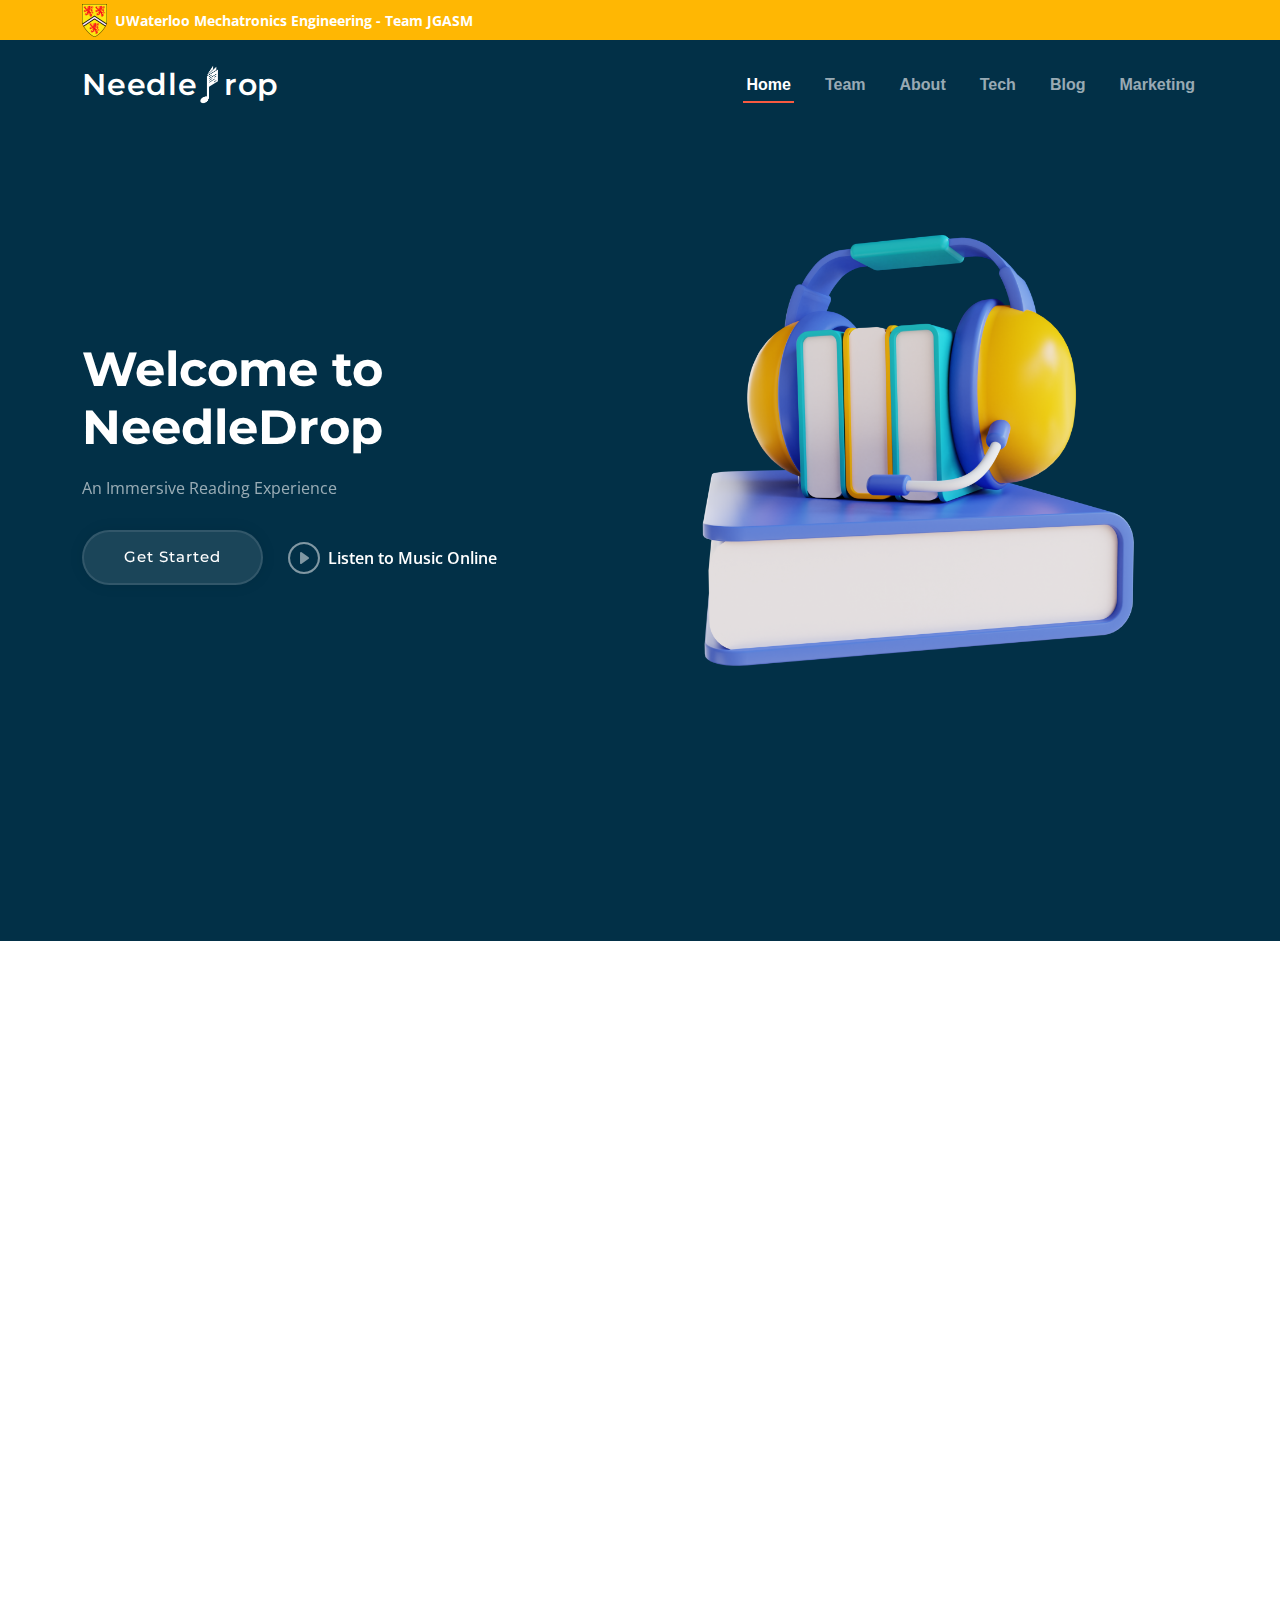
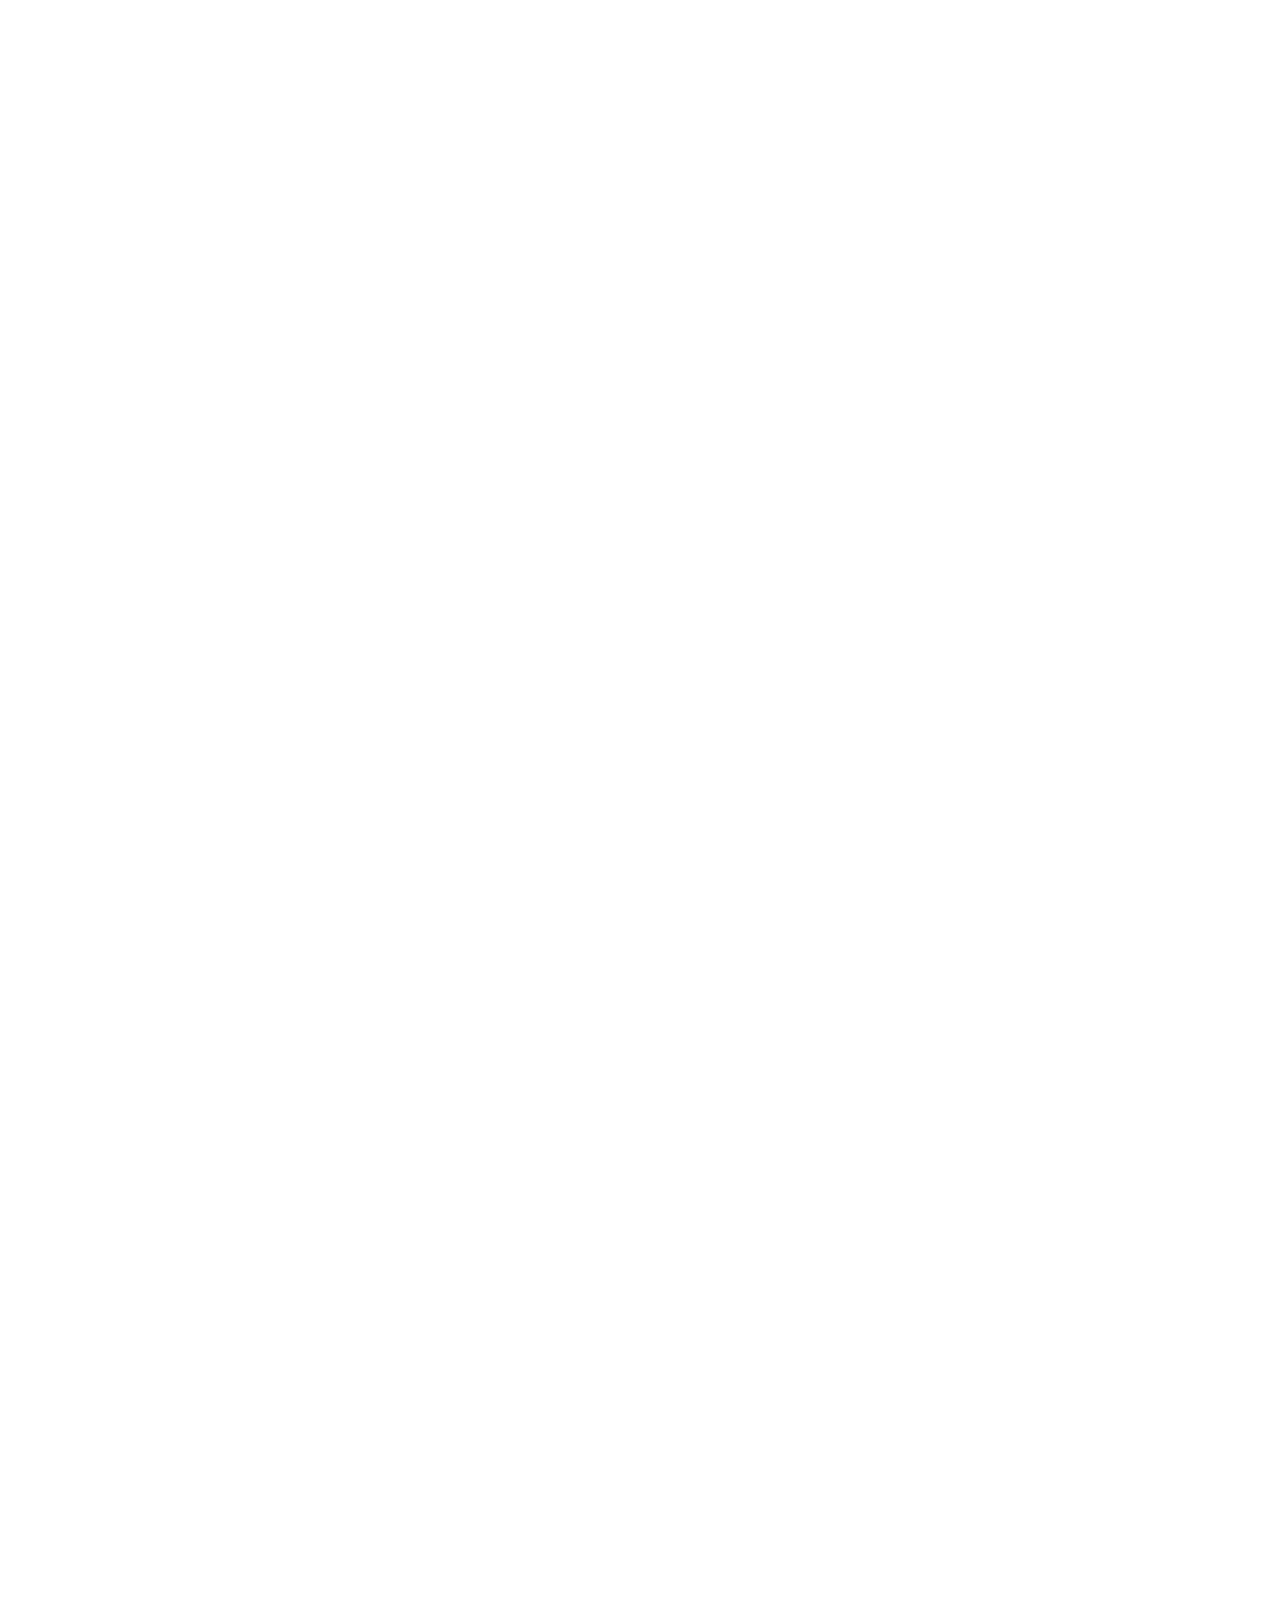
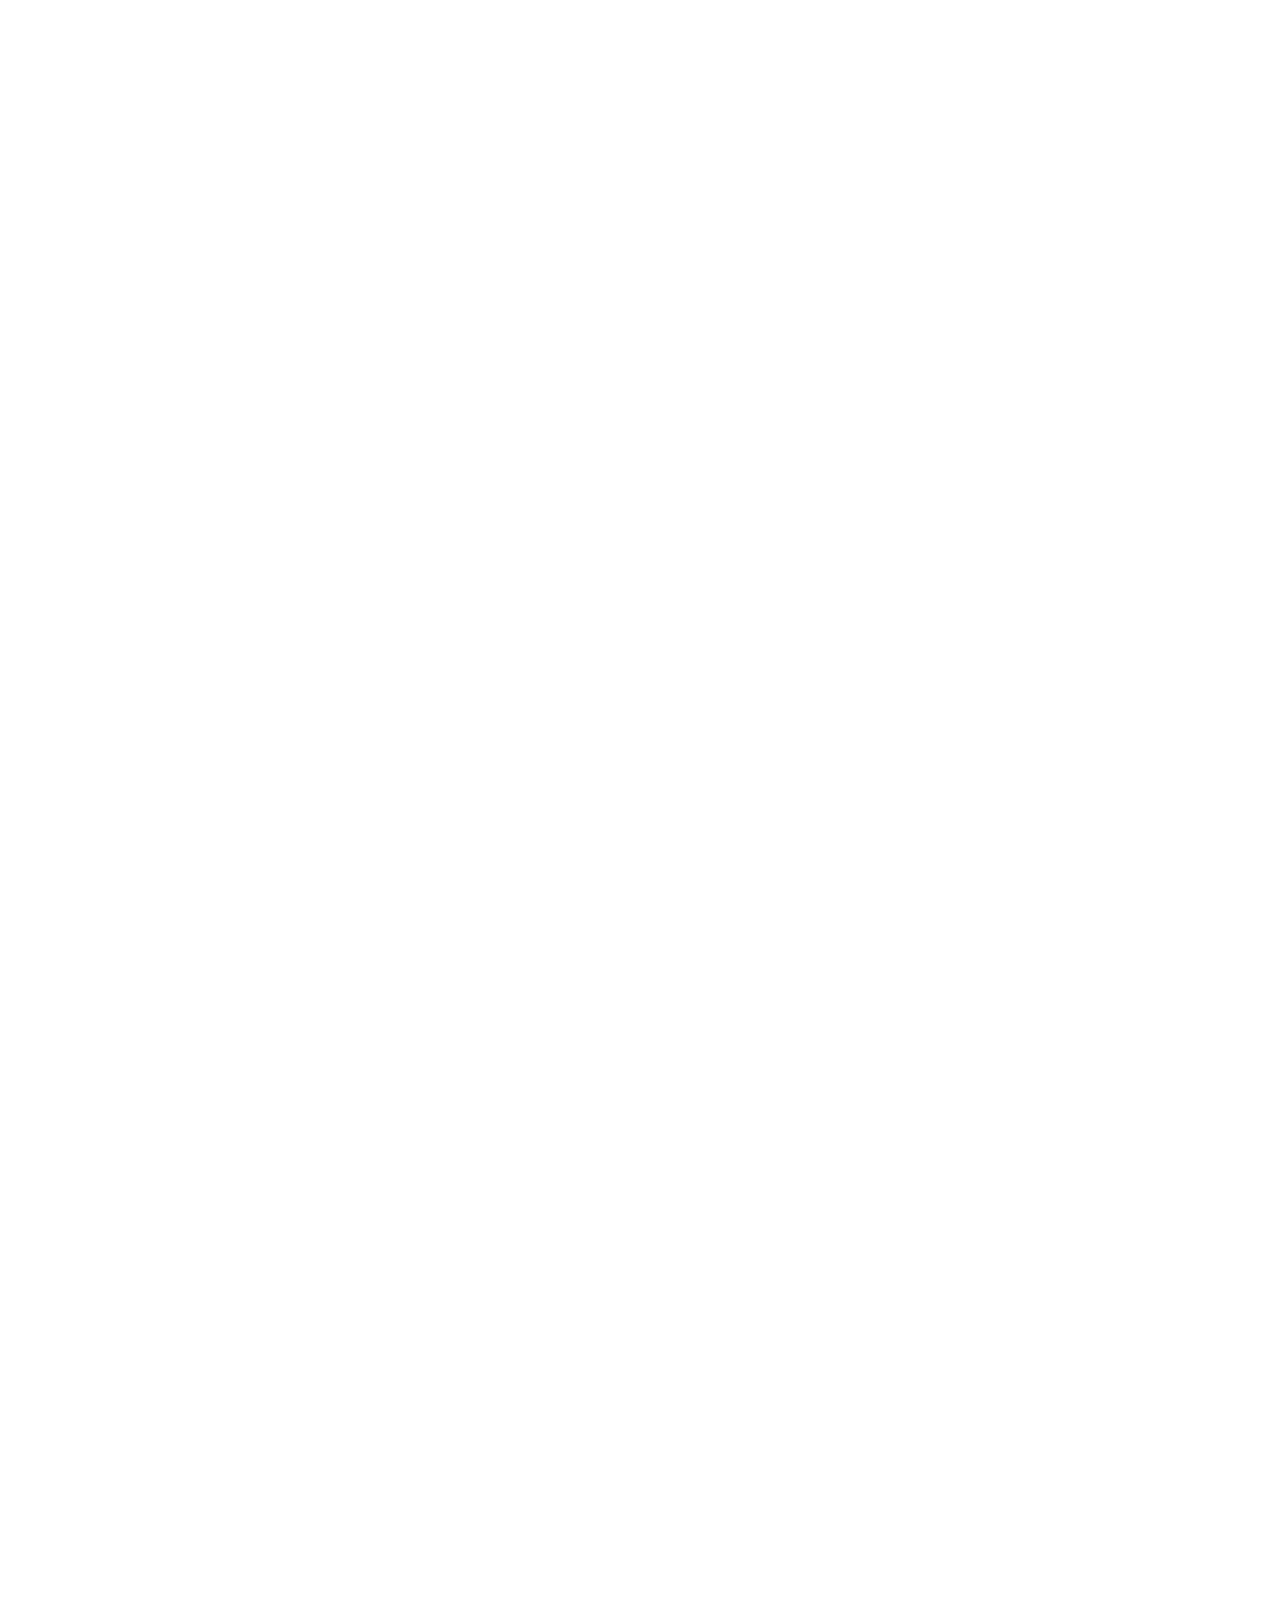
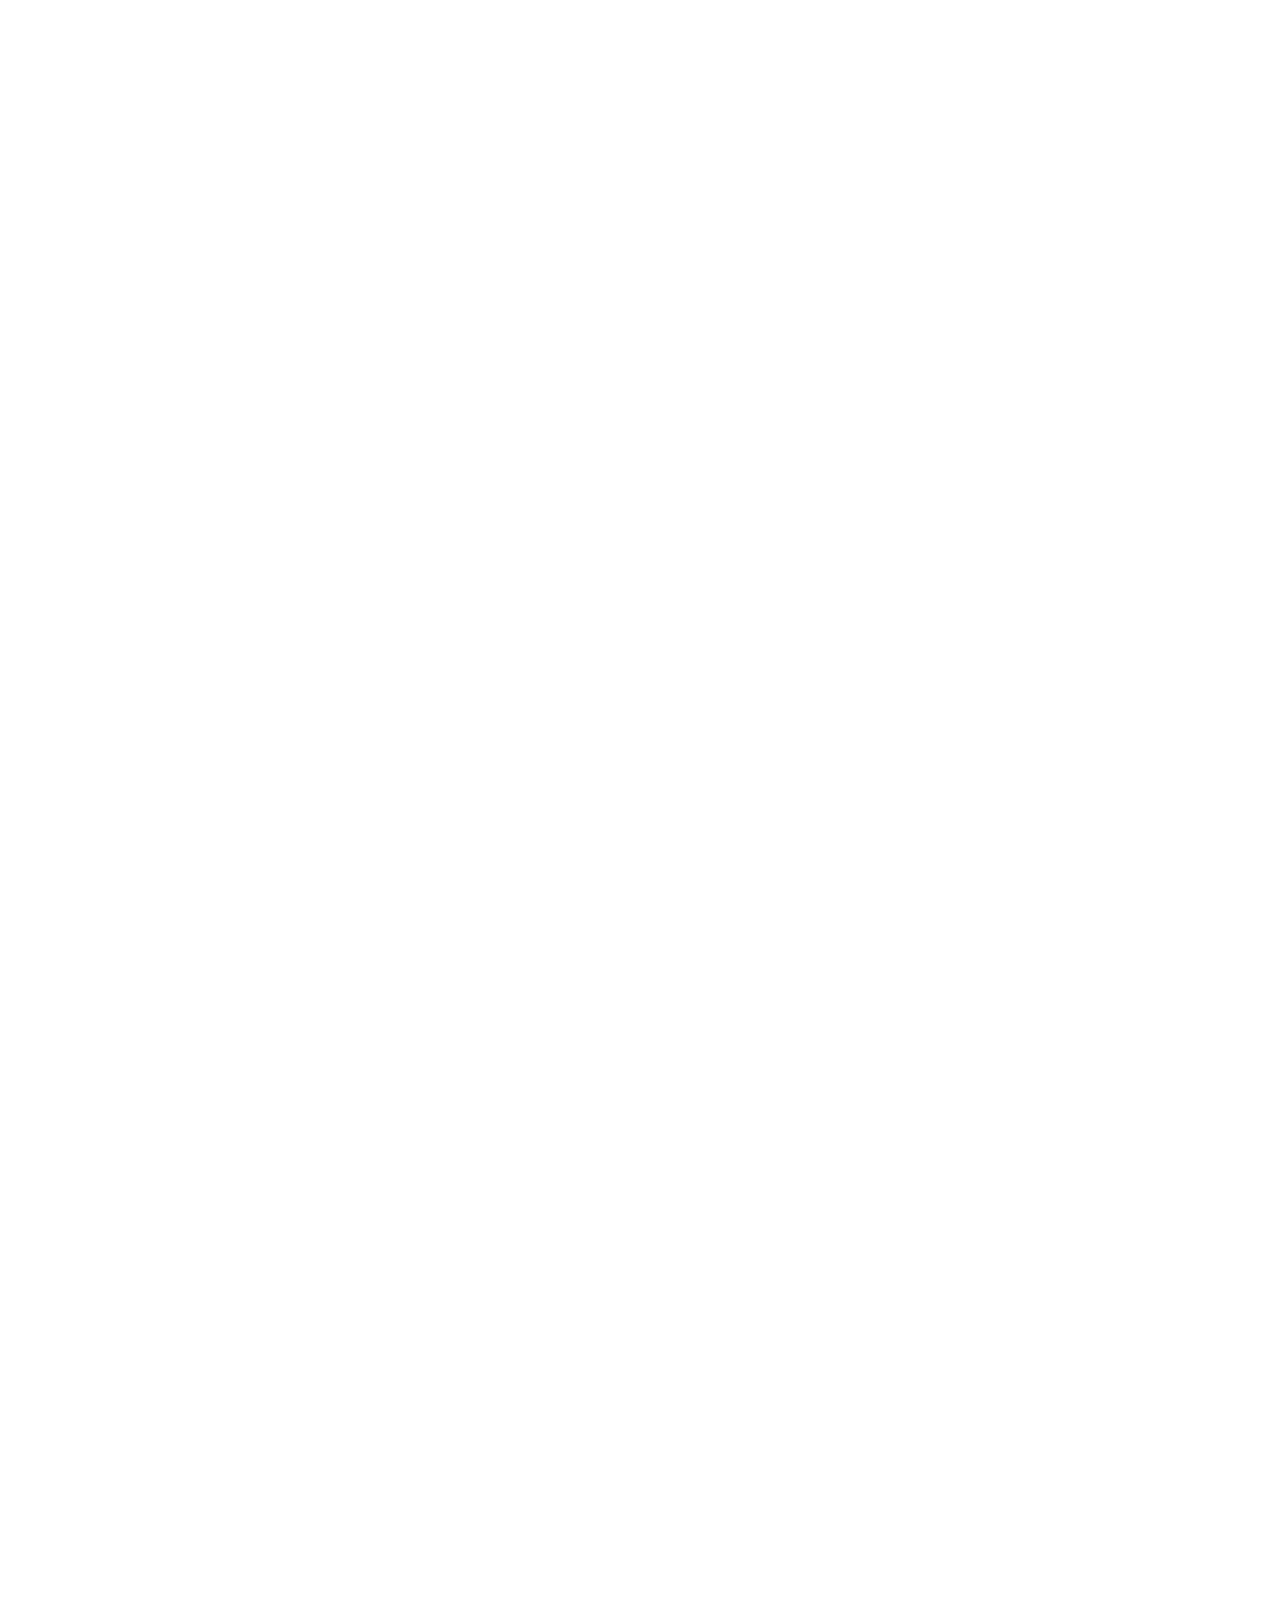
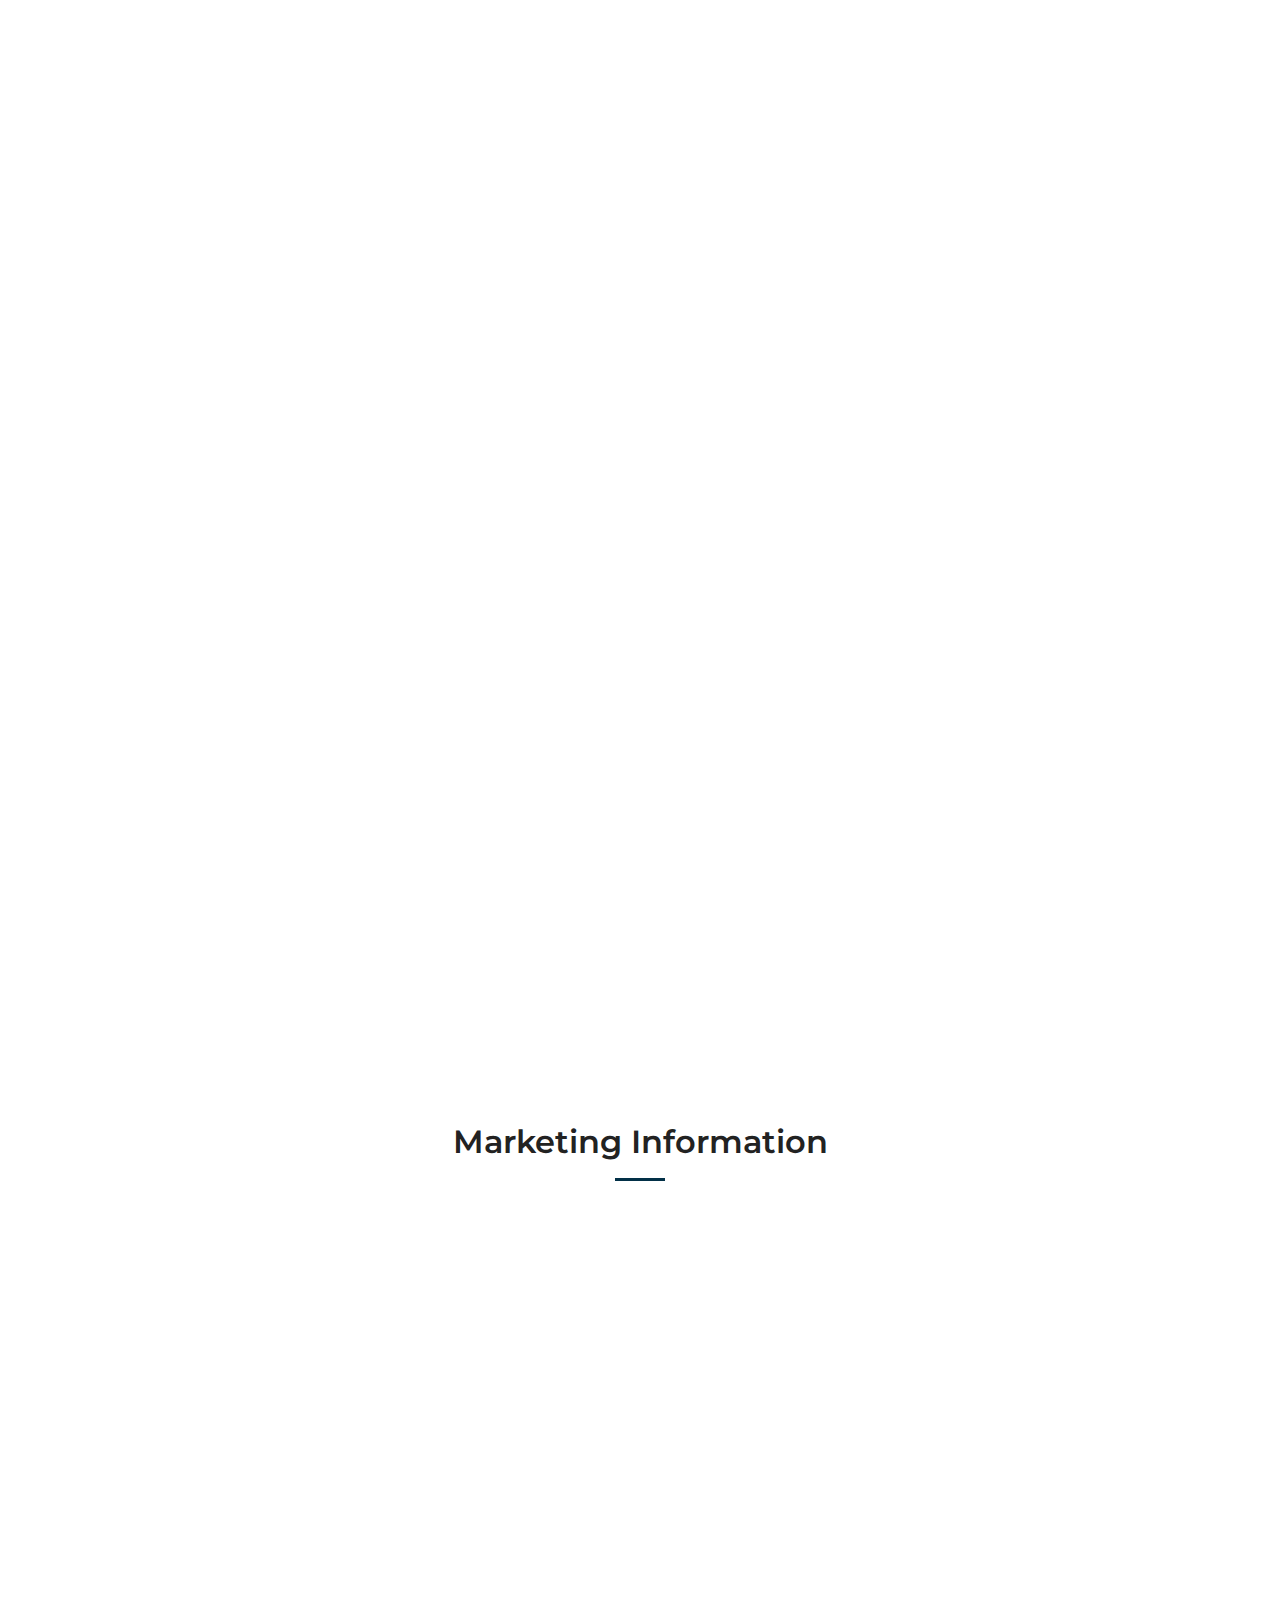
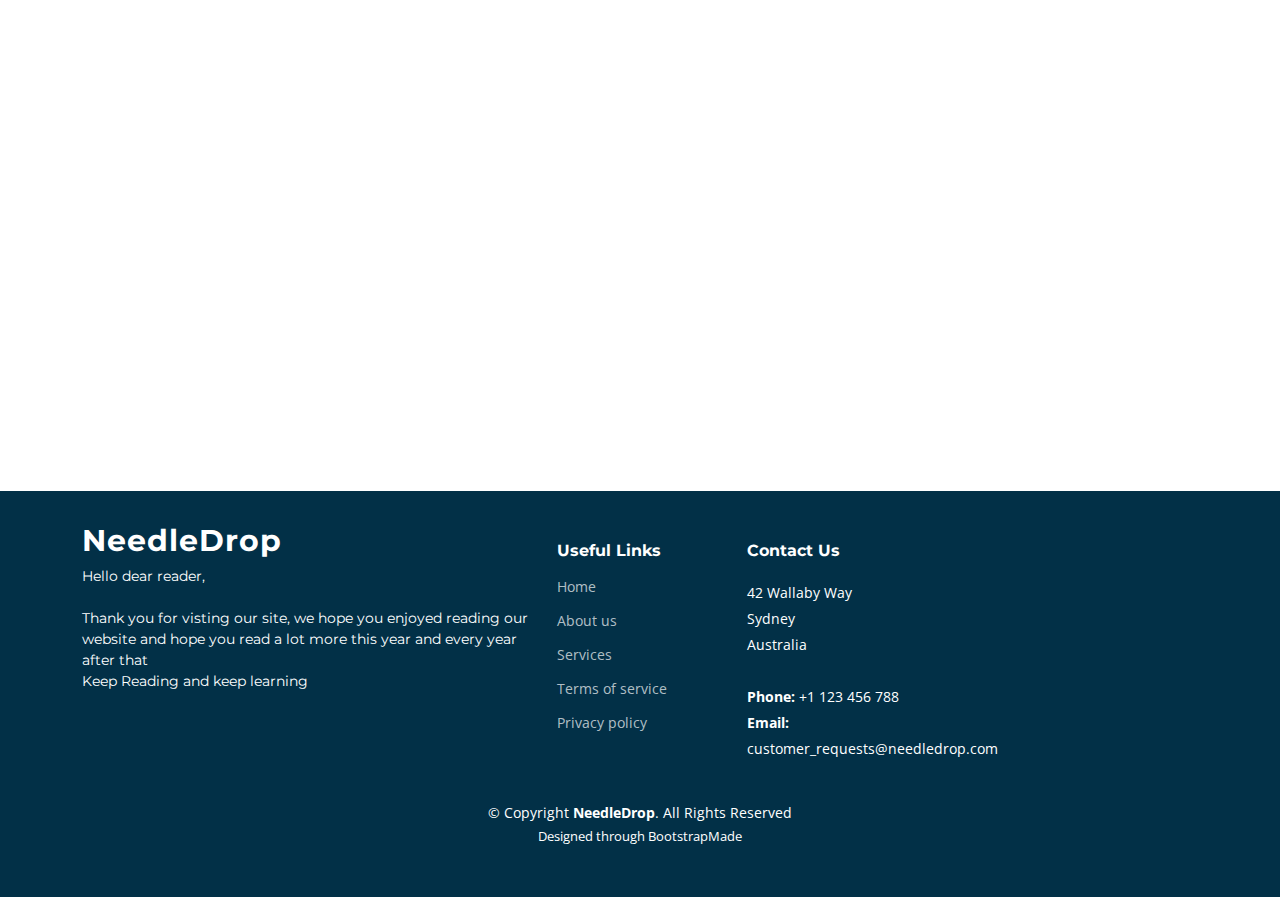
<file: index.html>
<!DOCTYPE html>
<html lang="en">

<head>
  <meta charset="utf-8">
  <meta content="width=device-width, initial-scale=1.0" name="viewport">

  <title>NeedleDrop - Engage in Reading</title>
  <meta content="" name="description">
  <meta content="" name="keywords">

  <!-- Favicons -->
  <link href="assets/img/favicon.png?" rel="icon">

  <!-- Google Fonts -->
  
  <link rel="preconnect" href="https://fonts.googleapis.com">
  <link rel="preconnect" href="https://fonts.gstatic.com" crossorigin>
  <link href="https://fonts.googleapis.com/css2?family=Open+Sans:ital,wght@0,300;0,400;0,500;0,600;0,700;1,300;1,400;1,600;1,700&family=Montserrat:ital,wght@0,300;0,400;0,500;0,600;0,700;1,300;1,400;1,500;1,600;1,700&family=Raleway:ital,wght@0,300;0,400;0,500;0,600;0,700;1,300;1,400;1,500;1,600;1,700&display=swap" rel="stylesheet">

  <!-- Vendor CSS Files -->
  <link href="https://fonts.cdnfonts.com/css/magneto" rel="stylesheet">
  <link href="assets/vendor/bootstrap/css/bootstrap.min.css" rel="stylesheet">
  <link href="assets/vendor/bootstrap-icons/bootstrap-icons.css" rel="stylesheet">
  <link href="assets/vendor/aos/aos.css" rel="stylesheet">
  <link href="assets/vendor/glightbox/css/glightbox.min.css" rel="stylesheet">
  <link href="assets/vendor/swiper/swiper-bundle.min.css" rel="stylesheet">

  <!-- Template Main CSS File -->
  <link href="assets/css/main.css" rel="stylesheet">
</head>

<body>

  <!-- ======= Header ======= -->
  <section id="topbar" class="topbar d-flex align-items-center">
    <div class="container d-flex justify-content-center justify-content-md-between">
      <div class="contact-info d-flex align-items-center">
        <span><img src="assets/img/Waterloo_crest1.png" class="pr-40"> </span>
        <strong> &nbsp UWaterloo Mechatronics Engineering - Team JGASM </strong>
      </div>
    </div> 
  </section><!-- End Top Bar -->

  <header id="header" class="header d-flex align-items-center">

    <div class="container-fluid container-xl d-flex align-items-center justify-content-between">
      <a href="index.html" class="logo d-flex align-items-center">
        <!-- Uncomment the line below if you also wish to use an image logo -->
        <h1>Needle</h1>
        <img src="assets/img/white_icon.png">
        <h1>rop</h1>
        
      </a>
      <nav id="navbar" class="navbar">
        <ul>
          <li><a href="#hero">Home</a></li>
          <li><a href="#team">Team</a></li>
          <li><a href="#about">About</a></li>
          <li><a href="#tech">Tech</a></li>
          <li><a href="blog.html">Blog</a></li>
          <li><a href="#call-to-action">Marketing</a></li>
          
        </ul>
      </nav><!-- .navbar -->

      <i class="mobile-nav-toggle mobile-nav-show bi bi-list"></i>
      <i class="mobile-nav-toggle mobile-nav-hide d-none bi bi-x"></i>

    </div>
  </header><!-- End Header -->
  <!-- End Header -->

  <!-- ======= Hero Section ======= -->
  <section id="hero" class="hero">
    <div class="container position-relative">
      <div class="row gy-5" data-aos="fade-in">
        <div class="col-lg-6 order-2 order-lg-1 d-flex flex-column justify-content-center text-center text-lg-start">
          <h2>Welcome to <span>NeedleDrop</span></h2>
          <p>An Immersive Reading Experience</p>
          <div class="d-flex justify-content-center justify-content-lg-start">
            <a href="#about" class="btn-get-started">Get Started</a>
            <a href="https://www.youtube.com/watch?v=jfKfPfyJRdk" class="glightbox btn-watch-video d-flex align-items-center"><i class="bi bi-play-circle"></i><span>Listen to Music Online</span></a>
          </div>
        </div>
        <div class="col-lg-6 order-1 order-lg-2">
          <img src="assets/img/Book_headphones_1.webp" class="img-fluid" alt="" data-aos="zoom-out" data-aos-delay="100">
        </div>
      </div>
    </div>

    <div class="icon-boxes position-relative">
      <div class="container position-relative">
        <div class="row gy-4 mt-5">
          
          <div class="col-xl-3 col-md-6" data-aos="fade-up" data-aos-delay="100">
          </div>

          <div class="col-xl-3 col-md-6" data-aos="fade-up" data-aos-delay="300">
            <div class="icon-box">
              <div class="icon"><i class="bi bi-motherboard-fill"></i></div>
              <h4 class="title"><a href="#tech" class="stretched-link"> Technology Aspect</a></h4>
            </div>
          </div>
          <!--End Icon Box -->
          <div class="col-xl-3 col-md-6" data-aos="fade-up" data-aos-delay="500">
            <div class="icon-box">
              <div class="icon"><i class="bi bi-command"></i></div>
              <h4 class="title"><a href="#team" class="stretched-link">Working on the Project</a></h4>
            </div>
          </div>
          <!--End Icon Box -->

        </div>
      </div>
    </div>

    </div>
  </section>
  <!-- End Hero Section -->

  <main id="main">
    <!-- ======= Our Team Section ======= -->
    <section id="team" class="team">
      <div class="container" data-aos="fade-up">
        <div class="section-header">
          <h2>Team J-GASM</h2>
          <p>We are a team of 5 Mechatronics Engineering Students who want to make reading cool again</p>
          <p>This is the section where we're supposed to tell you how smart we are, instead of that just know we're truly passionate about our product and can't wait to hear what you think of it</p>
        </div>
        <div class="row gy-4">
          <div class="col-xl" data-aos="fade-up" data-aos-delay="50">
            <div class="member">
              <img src="assets/img/team/jacob.jpg" class="img-fluid" alt="">
              <h4>Jacob Piirsalu</h4>
              <span>Lead Dev Ops Software</span>
              <div class="social">
                <!--<a href="https://www.instagram.com/jacobpii/"><i class="bi bi-instagram"></i></a>-->
                <a href="https://www.linkedin.com/in/jacobpiirsalu/"><i class="bi bi-linkedin"></i></a>
              </div>
            </div>
          </div><!-- End Team Member -->

          <div class="col-xl" data-aos="fade-up" data-aos-delay="100">
            <div class="member">
              <img src="assets/img/team/gurs.jpg" class="img-fluid" alt="">
              <h4>Gursimmer Banwait</h4>
              <span>Mechanical Project Lead</span>
              <div class="social">
                <a href="https://www.linkedin.com/in/gursban/"><i class="bi bi-linkedin"></i></a>
              </div>
            </div>
          </div><!-- End Team Member -->

          <div class="col-xl" data-aos="fade-up" data-aos-delay="150">
            <div class="member">
              <img src="assets/img/team/andrew.jpg" class="img-fluid" alt="">
              <h4>Andrew Barlow</h4>
              <span>Lead Optics Engineer</span>
              <div class="social">
                <a href="https://www.linkedin.com/in/andrew-j-barlow/"><i class="bi bi-linkedin"></i></a>
              </div>
            </div>
          </div><!-- End Team Member -->

          <div class="col-xl" data-aos="fade-up" data-aos-delay="200">
            <div class="member">
              <img src="assets/img/team/sohun.jpg" class="img-fluid" alt="">
              <h4>Sohun Patel</h4>
              <span>Head Electronics Engineer</span>
              <div class="social">
                <a href="https://www.linkedin.com/in/sohun-patel/"><i class="bi bi-linkedin"></i></a>
              </div>
            </div>
          </div><!-- End Team Member -->

          <div class="col-xl" data-aos="fade-up" data-aos-delay="250">
            <div class="member">
              <img src="assets/img/team/muen.jpg" class="img-fluid" alt="">
              <h4>Muen Zhang</h4>
              <span>Head of Machine Learning</span>
              <div class="social">
                <a href="https://www.linkedin.com/in/muen-zhang/"><i class="bi bi-linkedin"></i></a>
              </div>
            </div>
          </div><!-- End Team Member -->

        </div>
      </div>
    </section><!-- End Our Team Section -->



    <!-- ======= About Us Section ======= -->
    <section id="about" class="about">
      <div class="container" data-aos="fade-up">

        <div class="section-header">
          <h2>Background on NeedleDrop</h2>
          <p>NeedleDrop is a smart device used to make reading more fun and engaging! It does this through playing music based on the events happening on the story you're reading!</p>
        </div>

        <div class="row gy-4">
          <div class="col-lg-6">
            <h3>Computing a Story</h3>
            <p>Kurt Vonnegut famously talked about how there are only 8 stories in the world and why there's no reason a computer cannot read and graph the simple plot of stories </p>
            <p>Watch his most famous lectures on it below</p>
            <div class="content ps-0 ps-lg-5">
              <div class="position-relative mt-4">
              <img src="assets/img/ShapeofStories.png" class="img-fluid rounded-4 mb-4" alt="">
              <a href="https://www.youtube.com/watch?v=oP3c1h8v2ZQ" class="glightbox play-btn"></a>
              </div>
            </div>
          </div>
          <div class="col-lg-6">
            <div class="content ps-0 ps-lg-5">
              <div class="position-relative mt-4">
                <img src="assets/img/reading_fun.jpg" class="img-fluid rounded-4" alt="">
                <!--<a href="https://www.youtube.com/watch?v=LXb3EKWsInQ" class="glightbox play-btn"></a>-->
              </div>

              <p class="fst-italic">
                Reading books has gotten less and less popular as the years have gone by.</p>
              <p class="nostrum">
                After all, why would you read books for entertainment when you could watch YouTube, TikTok, etc? Well did you know that reading has many benefits?
              </p>
              <ul>
                <li><i class="bi bi-check-circle-fill"></i> Reading helps prevent age-related cognitive decline</li>
                <li><i class="bi bi-check-circle-fill"></i> People who read generally are mmore empathetic </li>
                <li><i class="bi bi-check-circle-fill"></i> Helps alleviate depression symptoms and can help you live longer</li>
              </ul>
              <p> <strong> But we get it, reading can be boring which is where we come in.  </strong></p>
            </div>
          </div>
        </div>
      </div>
    </section>
    <!-- End About Us Section -->

    <!-- Tech side of thins-->
    <section id="tech" class="about">
      <div class="container" data-aos="zoom-out">

        <div class="section-header">
          <h2>Technology Behind NeedleDrop</h2>
        </div>

        <div class="row gy-4">
          <div class="col-lg-6">
            <h3>Mechanical Device </h3>
            <p>
              The NeedleDrop device is designed to be a clip-on book lamp that can be easily attached to a book or other reading material. Inside the book lamp, there are two IR cameras and IR LEDs that are used to take a picture of the book page. The IR cameras are mounted on a goose-neck, allowing them to be positioned at the proper angle to capture the image of the book page.
            </p>
              <div class="position-relative mt-4">
                  <img src="assets/img/mech/metal_rods1.JPG" class="img-fluid rounded-4 mb-4" alt="">
              </div>
          </div>
          <div class="col-lg-6">
            <img src="assets/img/mech/black_box.JPG" class="img-fluid rounded-4 mb-4" alt="">
          </div>
        </div>

        <div class="row gy-4">
          <h3>Electronics </h3>
          <p>
            The electrical design of the NeedleDrop device includes a Raspberry Pi Zero microcontroller, 2 IR cameras, visible-band and IR LEDs for illuminating the page being read. In the exploed view you can see the internal PCBs the device operates on. The largest amount of space is taken up by the battery that provides well over 1 hour of use per charge.
          </p>
          <div class="col-lg-6">
            <p>The switch on the base of the device is used to turn on and off the device when not in use. Recharging the device is simple and accomplished through USB micro-A cable and the LED light at the front indicates charging. 
              Above you can see the basic power distribution diagram </p>          
            <img src="assets/img/electrical/block_diagram.png" class="img-fluid rounded-4 mb-4" alt="">
            <p> The prototyping has been accomplished with a full size Raspberry Pi 3B+ to test power consumption</p>
            <img src="assets/img/optics/proto_system.png" class="img-fluid rounded-4 mb-4" alt="">
            
          </div>
          <div class="col-lg-6">
            <img src="assets/img/mech/smaler size.jpg" class="img-fluid rounded-4 mb-4" alt="">
          </div>
        </div>


        <div class="row gy-4">
          <h3>Optics </h3>
          <p>
            As mentioned above, The NeedleDrop device utilizes two IR cameras mounted on a goose-neck to acquire information. The IR cameras are used to take a picture of the book page, which is then transmitted via bluetooth to the iOS app for further processing.<br>
          </p>
          <div class="col-lg-6">
            <img src="assets/img/optics/page1_dark.png" class="img-fluid rounded-4 mb-4" alt="">
          </div>
          <div class="col-lg-6">
            <p> There are several advantages to using IR cameras for this application. First, IR cameras are able to capture detailed images in low light environments, making them ideal for use in a book lamp where lighting conditions may vary. Additionally, IR cameras are able to capture images regardless of light levels, which allows the device to function in a variety of ambient conditions.
              <br><br>This picture on the left was taken in <strong>complete darkness! </strong>and relies only on IR light proving that even with the worst lighting conditions Needledrop is able to read what you're reading!
              <br><br> <strong><i>An even eerier way to enjoy horror books!</i></strong>
              <br><br> Below is the text extracted from the dark image wtih amazing results!
            </p>
            <img src="assets/img/optics/Extracted_text.PNG" class="img-fluid mb-4">
          </div>
        </div>

        <div class="row gy-4">
          <h3>Software Architecture</h3>
          <div class="col-lg-6">
            <p>In summary, the NeedleDrop iOS app uses Bluetooth to connect to the NeedleDrop device and receive an IR image of the book page that the user wants to read. This image is then passed to the OCR module, which uses the Vision library to extract the text from the image. This text is then sent to the sentiment analysis module, which uses an ML model created using Apple's CoreML library to determine the sentiment of the text.</p>
            <p>The NeedleDrop iOS app is written in the Swift programming language and makes use of several external libraries, including Vision for AI and TabularData for dataframes. The app's main class is called ViewController, which handles the user interface and communication with the NeedleDrop device. </p>          
            <p>The app begins by setting up the Spotify authorization and configuration, including the appRemote object and the configuration object. The appRemote object is used to connect to the NeedleDrop device and manage the playback of music, while the configuration object stores the necessary information for authenticating with Spotify.</p>
            <p>We developed an App to prototype how pipeline works and is shown below</p>
            <div class="row justify-content-lg-start ">
              <div class="col-lg-4">
                <img src="assets/img/Prototype_app.jpg"  class="img-fluid mb-4">
              </div>
              <div class="col-lg-8">
                <p> This app works by taking in a picture of where there is the title of any song written in the picture.
                  <br> The app extracts the text out of the image and searches for the song through the Spotify API 
                <br> <br> The app also provides playback controls, allowing the user to pause, resume, or skip to the next track.
              </p>
              <p>The text below was used as input for the NeedleDrop prototype app <br><br></p>
              <img src="assets/img/song_title.png" class="img-fluid rounded-4 ml-4"> 
              </div>
            </div>
          </div>
          <div class="col-lg-1">
            <br>
          </div>
          <div class="col-lg-5">
            <img src="assets/img/software_flow.PNG" class="img-fluid rounded-4 mb-4" alt="">
          </div>
        </div>



        <div class="row gy-4">
          <h3>Emotion Analysis Through Machine Learning</h3>
          <p>Arguably the most mesmerizing part of the device is our ability to perform emotion analysis. <br> Machine learning based emotion analysis is a type of natural language processing that uses algorithms to detect and classify emotions from text. It can be used to analyze large amounts of text and extract meaningful information about emotions present in the text.       
          </p>
          <div class="col-lg-6">
            <img src="assets/img/NRC-tableau.png" class="img-fluid rounded-4 mb-4" alt="">
            <p> The NRC is actually one of the world's best research teams when it comes to emotion analysis winning multiple competitions with this data set and used in many different applications. There was a very brief study conduted in regards to charting emotions over pages in story books.</p>
            <p> The graphs show emotions charted between Hamlet and Frankenstein. If you have read Frankenstein it is quite easy to see how the trust emotion slowly decreases over time and fear increases. </p>
          </div>
          <div class="col-lg-1">
            <br>
          </div>
          <div class="col-lg-5">
            <p> 
              The NRC lexicon is a emotion and sentiment lexicon created by the National Research Council Canada. It is a list of English words and their associated sentiment scores. The sentiment scores range from -1 to +1 for each emotion. The key emotions in the dataset include 8 different key emotions. <br> The sentiment scores are based on the number of times the word was used in the context of positive or negative sentiment in a corpus of books and movie reviews.
              <br><br>
              Using the NRC lexicon, machine learning models can be trained to classify text into positive and negative sentiment classes. The model uses the sentiment scores to determine the sentiment of an input text. This makes it a powerful tool for sentiment analysis and emotion detection.
            </p>
            <br>
            <img  src="assets/img/emotion-of-stories2.png" class="img-fluid" width="70%" height="70%">
          </div>
        </div>

      </div>
    </section>

    <!-- ======= Call To Action Section ======= -->
    <section id="call-to-action" class="call-to-action">
      <div class="section-header">
        <h2>Marketing Information</h2>
        </div>
      <div class="container text-center" data-aos="zoom-out">
        <a href="https://www.youtube.com/watch?v=EDesBNvRi_M" class="glightbox play-btn"></a>
        <h3>Reading Slander</h3>
        <p> Reaching out to Gen Z </p>
      </div>
    </section>
    <!-- End Call To Action Section -->

    <!-- ======= Frequently Asked Questions Section ======= -->
    <section id="faq" class="faq">
      <div class="container" data-aos="fade-up">

        <div class="row gy-4">

          <div class="col-lg-4">
            <div class="content px-xl-5">
              <h3>Frequently Asked <strong>Questions</strong></h3>
              <p>
                When it comes to new tech there's a lot of questions people have and we're happy to answer!
              </p>
            </div>
          </div>

          <div class="col-lg-8">

            <div class="accordion accordion-flush" id="faqlist" data-aos="fade-up" data-aos-delay="100">

              <div class="accordion-item">
                <h3 class="accordion-header">
                  <button class="accordion-button collapsed" type="button" data-bs-toggle="collapse" data-bs-target="#faq-content-1">
                    <span class="num">1.</span>
                    Why the name NeedleDrop?
                  </button>
                </h3>
                <div id="faq-content-1" class="accordion-collapse collapse" data-bs-parent="#faqlist">
                  <div class="accordion-body">
                    The term Needle Drop has actually been used since silent films! Whenever there would be a major scene change the music would switch over too! 
                    <br> Back then sound was played through gramaphones and record players would thus need the needle to drop!
                  </div>
                </div>
              </div><!-- # Faq item-->

              <div class="accordion-item">
                <h3 class="accordion-header">
                  <button class="accordion-button collapsed" type="button" data-bs-toggle="collapse" data-bs-target="#faq-content-2">
                    <span class="num">2.</span>
                    Do people really need this device?
                  </button>
                </h3>
                <div id="faq-content-2" class="accordion-collapse collapse" data-bs-parent="#faqlist">
                  <div class="accordion-body">
                    There is a lot of people who like to read while listening to Music and you can find a lot of hour long music playlists designed for such tasks! What we do is automate finding the right music and let you enjoy it too!
                    <br> <a href="https://www.youtube.com/watch?v=ukBeX9RN6lc" target="_blank">link to one such playlist here, read the comments! </a>
                  </div>
                </div>
              </div><!-- # Faq item-->

              <div class="accordion-item">
                <h3 class="accordion-header">
                  <button class="accordion-button collapsed" type="button" data-bs-toggle="collapse" data-bs-target="#faq-content-3">
                    <span class="num">3.</span>
                    Can I buy one?
                  </button>
                </h3>
                <div id="faq-content-3" class="accordion-collapse collapse" data-bs-parent="#faqlist">
                  <div class="accordion-body">
                    We are considering patenting our product and later down the line making an all in one PCB for scalability. 
                    That being said, we hope that creating an extension for google chrome to parse books on your screen will be satisfactory while we get it up and running!
                  </div>
                </div>
              </div><!-- # Faq item-->
            </div>

          </div>
        </div>

      </div>
    </section><!-- End Frequently Asked Questions Section -->
  </main><!-- End #main -->

  <!-- ======= Footer ======= -->
  <footer id="footer" class="footer">

    <div class="container">
      <div class="row gy-4">
        <div class="col-lg-5 col-md-12 footer-info">
          <a href="index.html" class="logo d-flex align-items-center">
            <span>NeedleDrop</span>
          </a>
          <p>Hello dear reader,<br><br> Thank you for visting our site, we hope you enjoyed reading our website and hope you read a lot more this year and every year after that 
          <br> Keep Reading and keep learning </p>
        </div>

        <div class="col-lg-2 col-6 footer-links">
          <h4>Useful Links</h4>
          <ul>
            <li><a href="#">Home</a></li>
            <li><a href="#">About us</a></li>
            <li><a href="#">Services</a></li>
            <li><a href="#">Terms of service</a></li>
            <li><a href="#">Privacy policy</a></li>
          </ul>
        </div>

        <div class="col-lg-3 col-md-12 footer-contact text-center text-md-start">
          <h4>Contact Us</h4>
          <p>
            42 Wallaby Way <br>
            Sydney<br>
            Australia <br><br>
            <strong>Phone:</strong> +1 123 456 788<br>
            <strong>Email:</strong> customer_requests@needledrop.com<br>
          </p>
        </div>

      </div>
    </div>

    <div class="container mt-4">
      <div class="copyright">
        &copy; Copyright <strong><span>NeedleDrop</span></strong>. All Rights Reserved
      </div>
      <div class="credits">
        <!-- All the links in the footer should remain intact. -->
        <!-- You can delete the links only if you purchased the pro version. -->
        <!-- Licensing information: https://bootstrapmade.com/license/ -->
        <!-- Purchase the pro version with working PHP/AJAX contact form: https://bootstrapmade.com/impact-bootstrap-business-website-template/ -->
        Designed through <a href="https://bootstrapmade.com/">BootstrapMade</a>
      </div>
    </div>

  </footer><!-- End Footer -->
  <!-- End Footer -->

  <a href="#" class="scroll-top d-flex align-items-center justify-content-center"><i class="bi bi-arrow-up-short"></i></a>

  <div id="preloader"></div>

  <!-- Vendor JS Files -->
  <script src="assets/vendor/bootstrap/js/bootstrap.bundle.min.js"></script>
  <script src="assets/vendor/aos/aos.js"></script>
  <script src="assets/vendor/glightbox/js/glightbox.min.js"></script>
  <script src="assets/vendor/purecounter/purecounter_vanilla.js"></script>
  <script src="assets/vendor/swiper/swiper-bundle.min.js"></script>
  <script src="assets/vendor/isotope-layout/isotope.pkgd.min.js"></script>
  <script src="assets/vendor/php-email-form/validate.js"></script>

  <!-- Template Main JS File -->
  <script src="assets/js/main.js"></script>

</body>

</html>
</file>
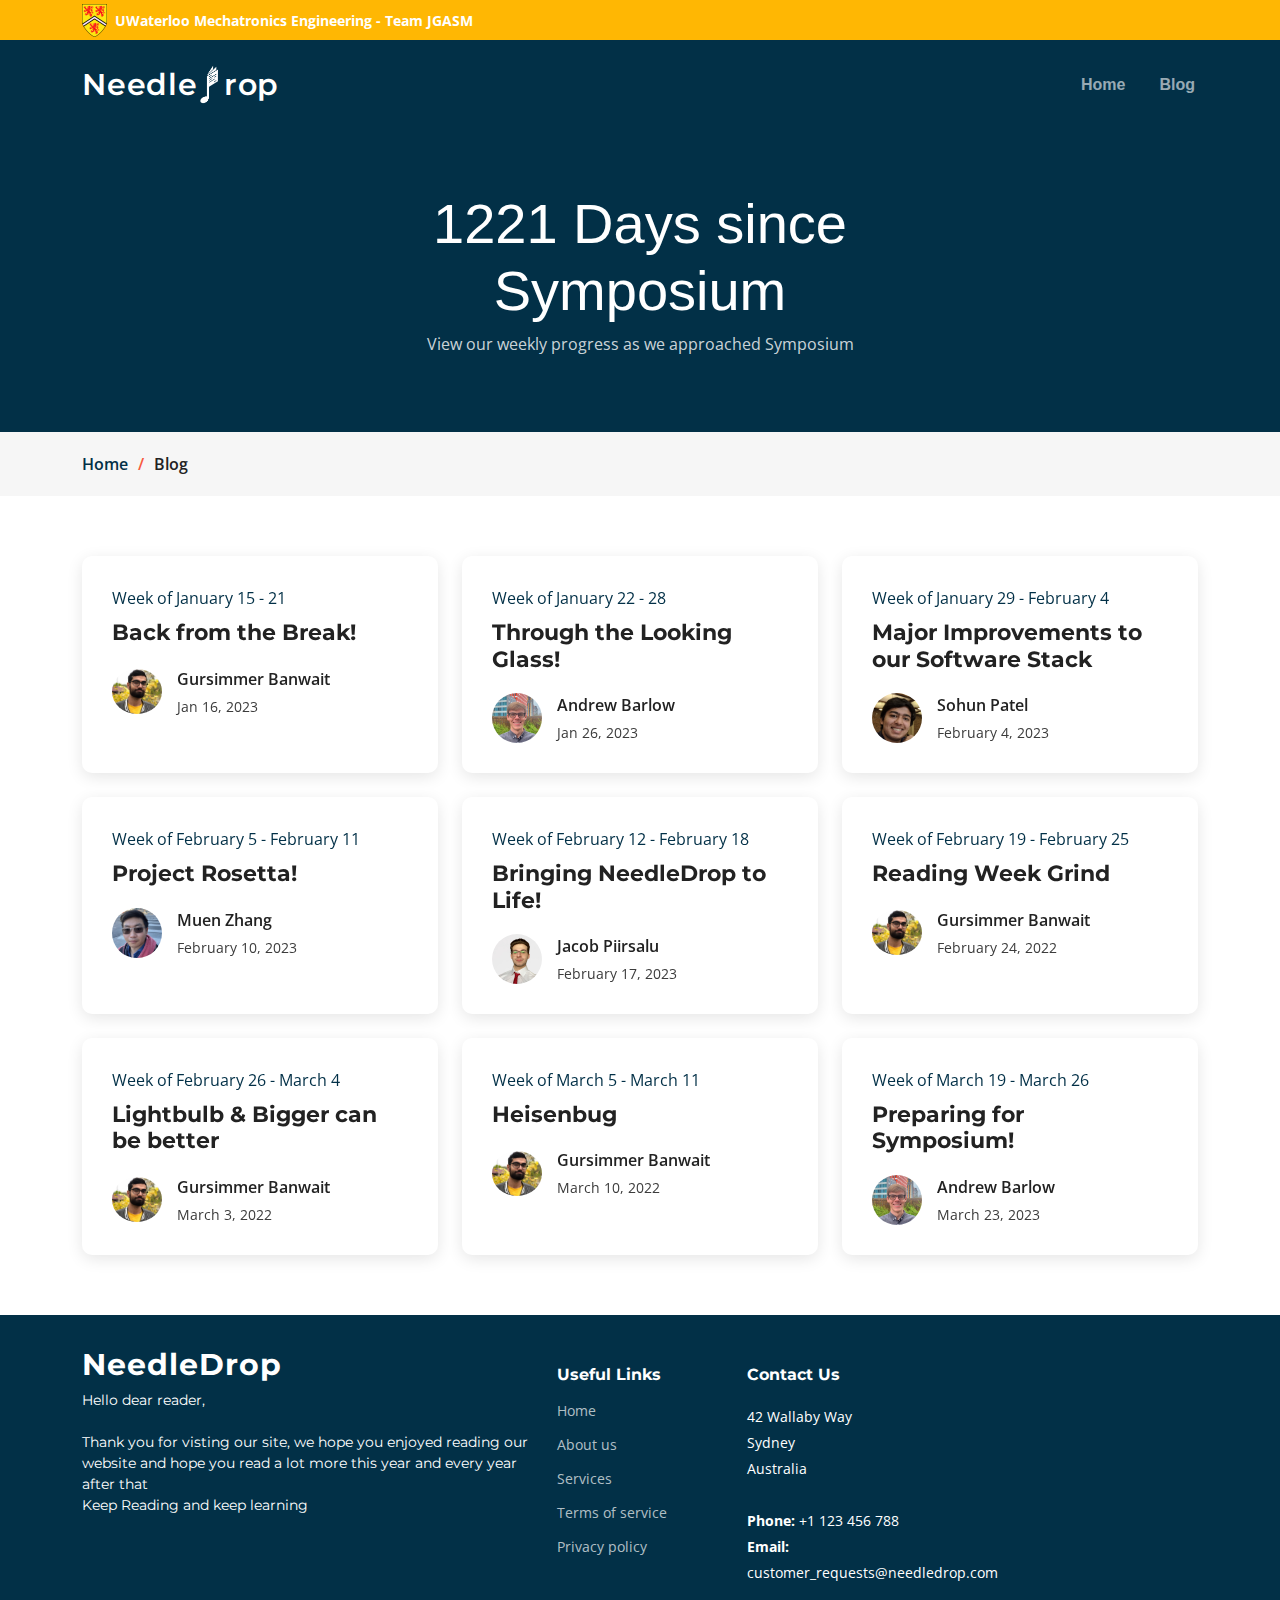
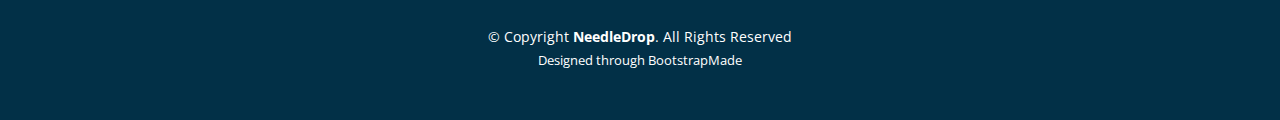
<file: blog.html>
<!DOCTYPE html>
<html lang="en">

<head>
  <meta charset="utf-8">
  <meta content="width=device-width, initial-scale=1.0" name="viewport">

  <title>NeedleDrop - Blog</title>
  <meta content="" name="description">
  <meta content="" name="keywords">

  <!-- Favicons -->
  <link href="assets/img/favicon.png?" rel="icon">

  <!-- Google Fonts -->
  
  <link rel="preconnect" href="https://fonts.googleapis.com">
  <link rel="preconnect" href="https://fonts.gstatic.com" crossorigin>
  <link href="https://fonts.googleapis.com/css2?family=Open+Sans:ital,wght@0,300;0,400;0,500;0,600;0,700;1,300;1,400;1,600;1,700&family=Montserrat:ital,wght@0,300;0,400;0,500;0,600;0,700;1,300;1,400;1,500;1,600;1,700&family=Raleway:ital,wght@0,300;0,400;0,500;0,600;0,700;1,300;1,400;1,500;1,600;1,700&display=swap" rel="stylesheet">

  <!-- Vendor CSS Files -->
  <link href="https://fonts.cdnfonts.com/css/magneto" rel="stylesheet">
  <link href="assets/vendor/bootstrap/css/bootstrap.min.css" rel="stylesheet">
  <link href="assets/vendor/bootstrap-icons/bootstrap-icons.css" rel="stylesheet">
  <link href="assets/vendor/aos/aos.css" rel="stylesheet">
  <link href="assets/vendor/glightbox/css/glightbox.min.css" rel="stylesheet">
  <link href="assets/vendor/swiper/swiper-bundle.min.css" rel="stylesheet">

  <!-- Template Main CSS File -->
  <link href="assets/css/main.css" rel="stylesheet">
</head>

<body>
  <!-- ======= Header ======= -->
  <section id="topbar" class="topbar d-flex align-items-center">
    <div class="container d-flex justify-content-center justify-content-md-between">
      <div class="contact-info d-flex align-items-center">
        <span><img src="assets/img/Waterloo_crest1.png" class="pr-40"> </span>
        <strong> &nbsp UWaterloo Mechatronics Engineering - Team JGASM </strong>
      </div>
    </div> 
  </section><!-- End Top Bar -->


  <header id="header" class="header d-flex align-items-center">

    <div class="container-fluid container-xl d-flex align-items-center justify-content-between">
      <a href="index.html" class="logo d-flex align-items-center">
        <!-- Uncomment the line below if you also wish to use an image logo -->
        <h1>Needle</h1>
        <img src="assets/img/white_icon.png">
        <h1>rop</h1>
        
      </a>
      <nav id="navbar" class="navbar">
        <ul>
          <li><a href="index.html#hero">Home</a></li>
          <li><a href="blog.html">Blog</a></li>
        </ul>
      </nav><!-- .navbar -->

      <i class="mobile-nav-toggle mobile-nav-show bi bi-list"></i>
      <i class="mobile-nav-toggle mobile-nav-hide d-none bi bi-x"></i>

    </div>
  </header><!-- End Header -->
  <!-- End Header -->

  <main id="main">

    <!-- ======= Breadcrumbs ======= -->
    <div class="breadcrumbs">
      <div class="page-header d-flex align-items-center" style="background-image: url('');">
        <div class="container position-relative">
          <div class="row d-flex justify-content-center">
            <div class="col-lg-6 text-center">
                <h2 id="days_till_symp"></h2>
                <script type="text/javascript">
                    var today = new Date();
                    var symposium_date = new Date('3/24/2023');
                    var difference = today.getTime()-symposium_date.getTime();
                    var days = Math.ceil(difference / (1000 * 3600 * 24));
                    document.getElementById("days_till_symp").innerHTML = days + " Days since Symposium"
                </script>
              <p>View our weekly progress as we approached Symposium</p>
            </div>
          </div>
        </div>
      </div>
      <nav>
        <div class="container">
          <ol>
            <li><a href="index.html">Home</a></li>
            <li>Blog</li>
          </ol>
        </div>
      </nav>
    </div><!-- End Breadcrumbs -->

    <!-- ======= Blog Section ======= -->
    <section id="blog" class="blog">
      <div class="container" data-aos="fade-up">
        <div class="row gy-4 posts-list">

          <div class="col-xl-4 col-md-6">
            <article>
              <p class="post-category"> <a href="blog_posts/blog_jan_16.html">Week of January 15 - 21 </a></p>

              <h2 class="title">
                <a href="blog_posts/blog_jan_16.html">Back from the Break!</a>
              </h2>

              <div class="d-flex align-items-center">
                <img src="assets/img/team/gurs.jpg" alt="" class="img-fluid post-author-img flex-shrink-0">
                <div class="post-meta">
                  <p class="post-author-list">Gursimmer Banwait</p>
                  <p class="post-date">
                    <time datetime="2023-01-01">Jan 16, 2023</time>
                  </p>
                </div>
              </div>

            </article>
          </div>
          <div class="col-xl-4 col-md-6">
            <article>
              <p class="post-category"> <a href="blog_posts/blog_jan_25.html">Week of January 22 - 28 </a></p>

              <h2 class="title">
                <a href="blog_posts/blog_jan_25.html">Through the Looking Glass!</a>
              </h2>

              <div class="d-flex align-items-center">
                <img src="assets/img/team/andrew.jpg" alt="" class="img-fluid post-author-img flex-shrink-0">
                <div class="post-meta">
                  <p class="post-author-list">Andrew Barlow</p>
                  <p class="post-date">
                    <time datetime="2023-01-01"> Jan 26, 2023</time>
                  </p>
                </div>
              </div>

            </article>
          </div>

          <div class="col-xl-4 col-md-6">
            <article>
              <p class="post-category"> <a href="blog_posts/blog_feb_3.html">Week of January 29 - February 4 </a></p>

              <h2 class="title">
                <a href="blog_posts/blog_feb_3.html">Major Improvements to our Software Stack</a>
              </h2>

              <div class="d-flex align-items-center">
                <img src="assets/img/team/sohun.jpg" alt="" class="img-fluid post-author-img flex-shrink-0">
                <div class="post-meta">
                  <p class="post-author-list">Sohun Patel</p>
                  <p class="post-date">
                    <time datetime="2022-01-01"> February 4, 2023</time>
                  </p>
                </div>
              </div>

            </article>
          </div>
          <div class="col-xl-4 col-md-6">
            <article>
              <p class="post-category"> <a href="blog_posts/blog_feb_10.html">Week of February 5 - February 11 </a></p>

              <h2 class="title">
                <a href="blog_posts/blog_feb_10.html">Project Rosetta!</a>
              </h2>

              <div class="d-flex align-items-center">
                <img src="assets/img/team/muen.jpg" alt="" class="img-fluid post-author-img flex-shrink-0">
                <div class="post-meta">
                  <p class="post-author-list">Muen Zhang</p>
                  <p class="post-date">
                    <time datetime="2022-01-01"> February 10, 2023</time>
                  </p>
                </div>
              </div>

            </article>
          </div>
          <div class="col-xl-4 col-md-6">
            <article>
              <p class="post-category"> <a href="blog_posts/blog_feb_17.html">Week of February 12 - February 18 </a></p>

              <h2 class="title">
                <a href="blog_posts/blog_feb_17.html">Bringing NeedleDrop to Life!</a>
              </h2>

              <div class="d-flex align-items-center">
                <img src="assets/img/team/jacob.jpg" alt="" class="img-fluid post-author-img flex-shrink-0">
                <div class="post-meta">
                  <p class="post-author-list">Jacob Piirsalu</p>
                  <p class="post-date">
                    <time datetime="2022-01-01"> February 17, 2023</time>
                  </p>
                </div>
              </div>
            </article>
          </div>

          <div class="col-xl-4 col-md-6">
            <article>
              <p class="post-category"> <a href="blog_posts/blog_feb_24.html">Week of February 19 - February 25 </a></p>

              <h2 class="title">
                <a href="blog_posts/blog_feb_24.html">Reading Week Grind</a>
              </h2>

              <div class="d-flex align-items-center">
                <img src="assets/img/team/gurs.jpg" alt="" class="img-fluid post-author-img flex-shrink-0">
                <div class="post-meta">
                  <p class="post-author-list">Gursimmer Banwait</p>
                  <p class="post-date">
                    <time datetime="2022-01-01"> February 24, 2022</time>
                  </p>
                </div>
              </div>

            </article>
          </div>

          <div class="col-xl-4 col-md-6">
            <article>
              <p class="post-category"> <a href="blog_posts/blog_mar_3.html">Week of February 26 - March 4 </a></p>

              <h2 class="title">
                <a href="blog_posts/blog_mar_3.html">Lightbulb & Bigger can be better</a>
              </h2>

              <div class="d-flex align-items-center">
                <img src="assets/img/team/gurs.jpg" alt="" class="img-fluid post-author-img flex-shrink-0">
                <div class="post-meta">
                  <p class="post-author-list">Gursimmer Banwait</p>
                  <p class="post-date">
                    <time datetime="2022-01-01"> March 3, 2022</time>
                  </p>
                </div>
              </div>

            </article>
          </div>

          <div class="col-xl-4 col-md-6">
            <article>
              <p class="post-category"> <a href="blog_posts/blog_mar_10.html">Week of March 5 - March 11 </a></p>

              <h2 class="title">
                <a href="blog_posts/blog_mar_10.html">Heisenbug</a>
              </h2>

              <div class="d-flex align-items-center">
                <img src="assets/img/team/gurs.jpg" alt="" class="img-fluid post-author-img flex-shrink-0">
                <div class="post-meta">
                  <p class="post-author-list">Gursimmer Banwait</p>
                  <p class="post-date">
                    <time datetime="2022-01-01"> March 10, 2022</time>
                  </p>
                </div>
              </div>

            </article>
          </div>

          <!-- <div class="col-xl-4 col-md-6">
            <article>
              <p class="post-category"> <a href="blog_posts/blog_mar_17.html">Week of March 12 - March 18 </a></p>

              <h2 class="title">
                <a href="blog_posts/blog_mar_17.html">INSERT COOL TITLE!</a>
              </h2>

              <div class="d-flex align-items-center">
                <img src="assets/img/team/gurs.jpg" alt="" class="img-fluid post-author-img flex-shrink-0">
                <div class="post-meta">
                  <p class="post-author-list">INSERT YOUR NAME</p>
                  <p class="post-date">
                    <time datetime="2022-01-01"> INSERT TODAYS DATE, 2022</time>
                  </p>
                </div>
              </div>

            </article>
          </div> -->


          <div class="col-xl-4 col-md-6">
            <article>
              <p class="post-category"> <a href="blog_posts/blog_mar_24.html">Week of March 19 - March 26</a></p>

              <h2 class="title">
                <a href="blog_posts/blog_mar_24.html">Preparing for Symposium!</a>
              </h2>

              <div class="d-flex align-items-center">
                <img src="assets/img/team/andrew.jpg" alt="" class="img-fluid post-author-img flex-shrink-0">
                <div class="post-meta">
                  <p class="post-author-list">Andrew Barlow</p>
                  <p class="post-date">
                    <time datetime="2022-01-01">March 23, 2023</time>
                  </p>
                </div>
              </div>

            </article>
          </div>

<!-- THIS IS THE TEMPLATE BLOCK YOU SHOULD COPY AND PASTE.
          <div class="col-xl-4 col-md-6">
            <article>
              <p class="post-category"> <a href="blog_date.html">Week of MONTH  SUNDAY_DATE - SATURDAY_DATE </a></p>

              <h2 class="title">
                <a href="blog_date.html">INSERT COOL TITLE!</a>
              </h2>

              <div class="d-flex align-items-center">
                <img src="assets/img/team/______.jpg" alt="" class="img-fluid post-author-img flex-shrink-0">
                <div class="post-meta">
                  <p class="post-author-list">INSERT YOUR NAME</p>
                  <p class="post-date">
                    <time datetime="2022-01-01"> INSERT TODAYS DATE, 2022</time>
                  </p>
                </div>
              </div>

            </article>
          </div>
!-->



        </div><!-- End blog posts list, your copy paste should be above this!!! -->

      </div>
    </section><!-- End Blog Section -->

  </main><!-- End #main -->

  <!-- ======= Footer ======= -->
  <footer id="footer" class="footer">

    <div class="container">
      <div class="row gy-4">
        <div class="col-lg-5 col-md-12 footer-info">
          <a href="index.html" class="logo d-flex align-items-center">
            <span>NeedleDrop</span>
          </a>
          <p>Hello dear reader,<br><br> Thank you for visting our site, we hope you enjoyed reading our website and hope you read a lot more this year and every year after that 
          <br> Keep Reading and keep learning </p>
        </div>

        <div class="col-lg-2 col-6 footer-links">
          <h4>Useful Links</h4>
          <ul>
            <li><a href="#">Home</a></li>
            <li><a href="#">About us</a></li>
            <li><a href="#">Services</a></li>
            <li><a href="#">Terms of service</a></li>
            <li><a href="#">Privacy policy</a></li>
          </ul>
        </div>

        <div class="col-lg-3 col-md-12 footer-contact text-center text-md-start">
          <h4>Contact Us</h4>
          <p>
            42 Wallaby Way <br>
            Sydney<br>
            Australia <br><br>
            <strong>Phone:</strong> +1 123 456 788<br>
            <strong>Email:</strong> customer_requests@needledrop.com<br>
          </p>
        </div>

      </div>
    </div>

    <div class="container mt-4">
      <div class="copyright">
        &copy; Copyright <strong><span>NeedleDrop</span></strong>. All Rights Reserved
      </div>
      <div class="credits">
        <!-- All the links in the footer should remain intact. -->
        <!-- You can delete the links only if you purchased the pro version. -->
        <!-- Licensing information: https://bootstrapmade.com/license/ -->
        <!-- Purchase the pro version with working PHP/AJAX contact form: https://bootstrapmade.com/impact-bootstrap-business-website-template/ -->
        Designed through <a href="https://bootstrapmade.com/">BootstrapMade</a>
      </div>
    </div>

  </footer><!-- End Footer -->
  <!-- End Footer -->

  <a href="#" class="scroll-top d-flex align-items-center justify-content-center"><i class="bi bi-arrow-up-short"></i></a>

  <div id="preloader"></div>

  <!-- Vendor JS Files -->
  <script src="assets/vendor/bootstrap/js/bootstrap.bundle.min.js"></script>
  <script src="assets/vendor/aos/aos.js"></script>
  <script src="assets/vendor/glightbox/js/glightbox.min.js"></script>
  <script src="assets/vendor/purecounter/purecounter_vanilla.js"></script>
  <script src="assets/vendor/swiper/swiper-bundle.min.js"></script>
  <script src="assets/vendor/isotope-layout/isotope.pkgd.min.js"></script>
  <script src="assets/vendor/php-email-form/validate.js"></script>

  <!-- Template Main JS File -->
  <script src="assets/js/main.js"></script>

</body>

</html>
</file>
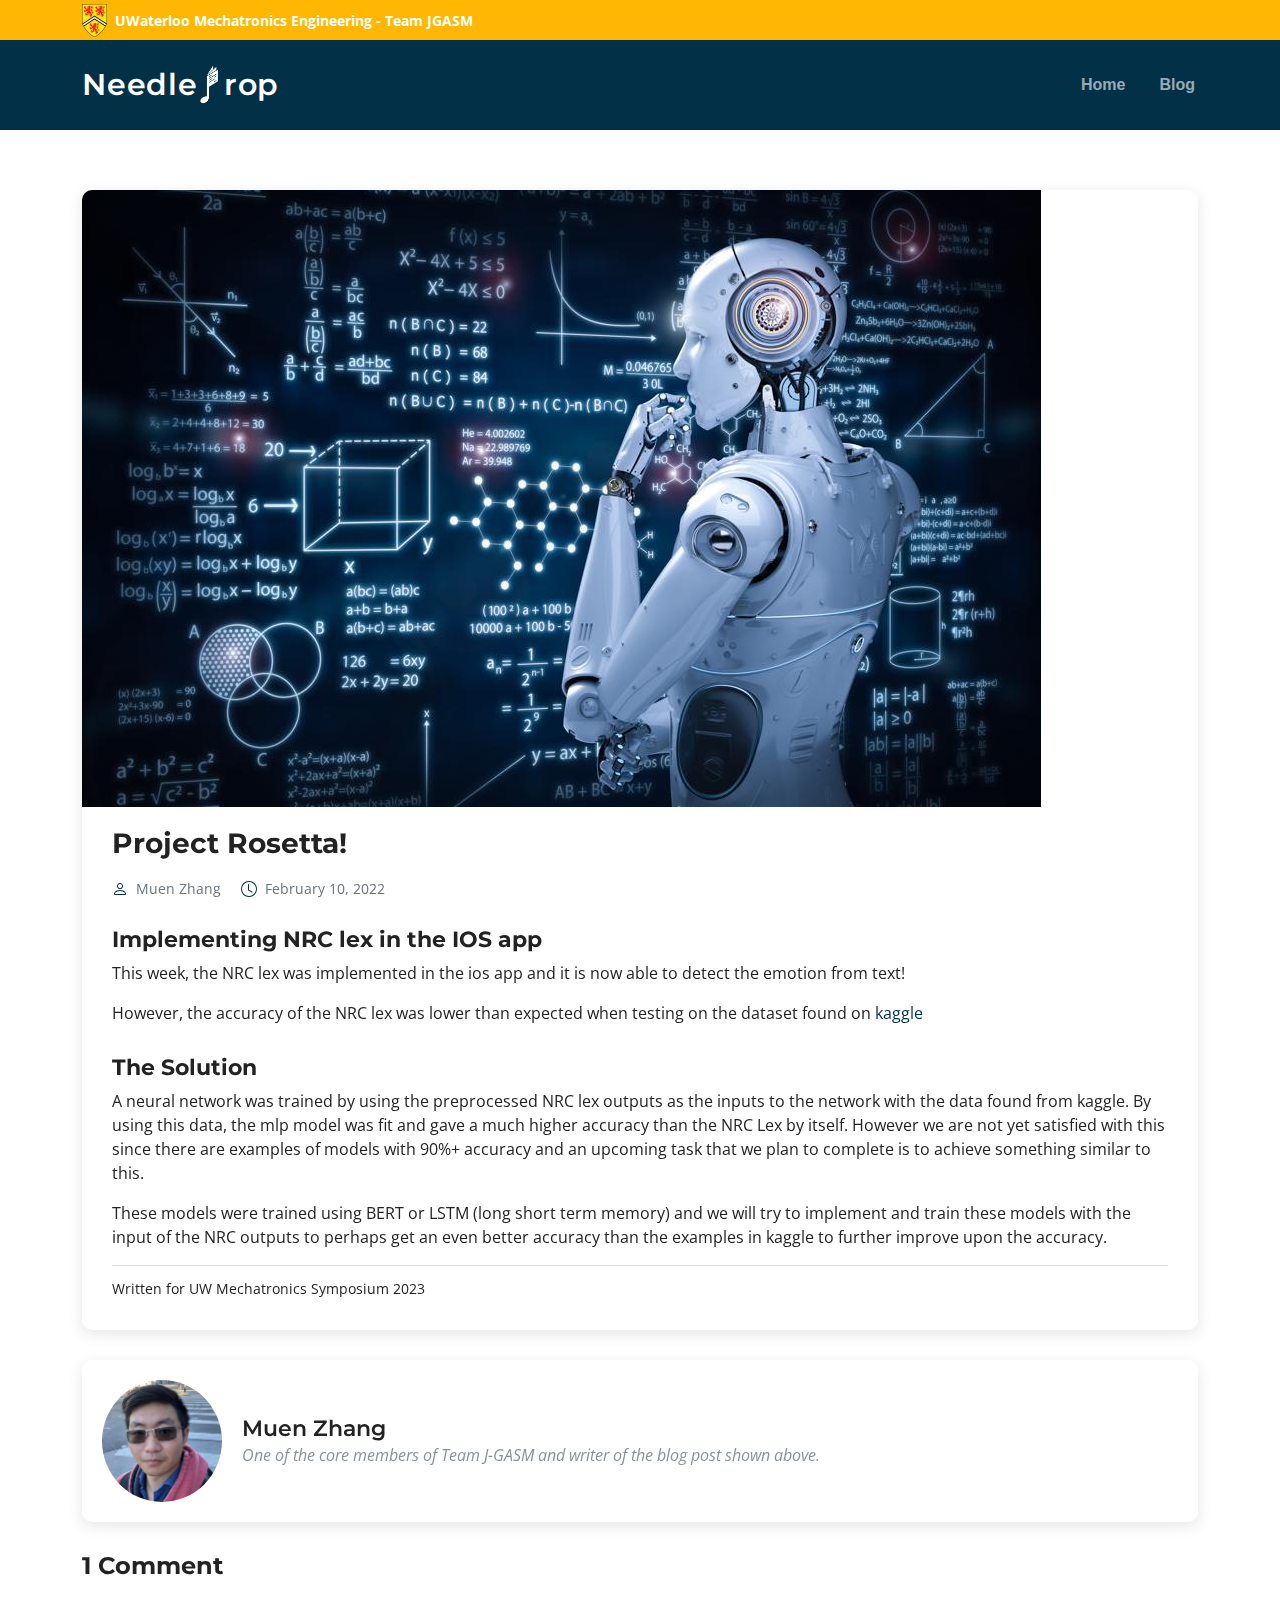
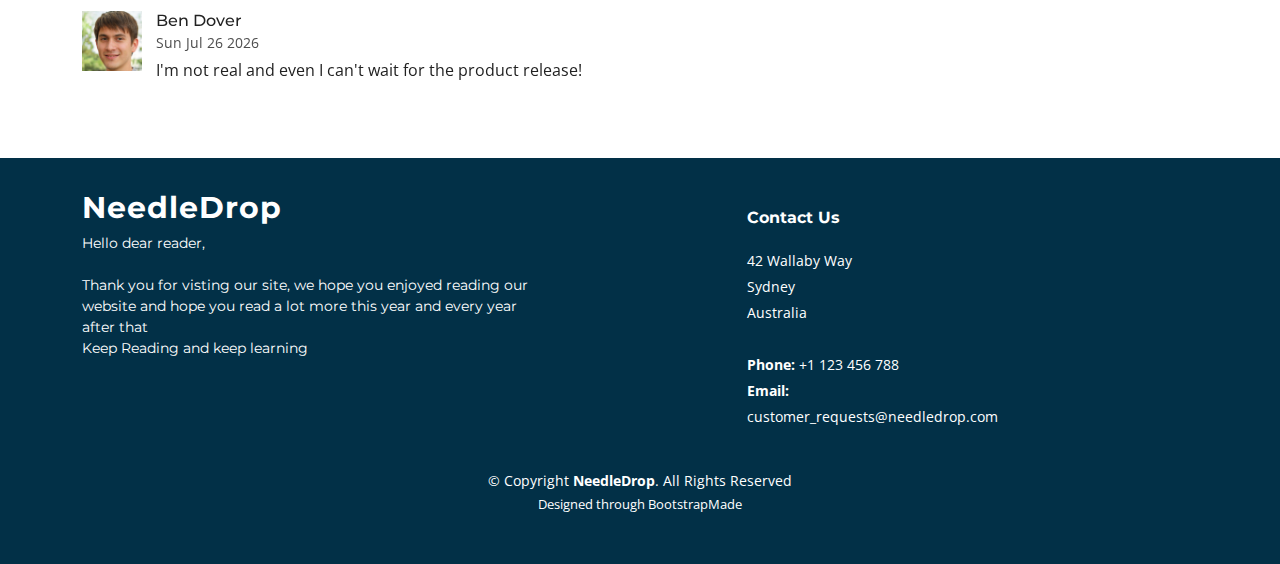
<file: blog_posts/blog_feb_10.html>
<!DOCTYPE html>
<html lang="en">

<head>
  <meta charset="utf-8">
  <meta content="width=device-width, initial-scale=1.0" name="viewport">

  <title>NeedleDrop - Blog</title>
  <meta content="" name="description">
  <meta content="" name="keywords">

  <!-- Favicons -->
  <link href="../assets/img/favicon.png?" rel="icon">

  <!-- Google Fonts -->
  
  <link rel="preconnect" href="https://fonts.googleapis.com">
  <link rel="preconnect" href="https://fonts.gstatic.com" crossorigin>
  <link href="https://fonts.googleapis.com/css2?family=Open+Sans:ital,wght@0,300;0,400;0,500;0,600;0,700;1,300;1,400;1,600;1,700&family=Montserrat:ital,wght@0,300;0,400;0,500;0,600;0,700;1,300;1,400;1,500;1,600;1,700&family=Raleway:ital,wght@0,300;0,400;0,500;0,600;0,700;1,300;1,400;1,500;1,600;1,700&display=swap" rel="stylesheet">

  <!-- Vendor CSS Files -->
  <link href="https://fonts.cdnfonts.com/css/magneto" rel="stylesheet">
  <link href="../assets/vendor/bootstrap/css/bootstrap.min.css" rel="stylesheet">
  <link href="../assets/vendor/bootstrap-icons/bootstrap-icons.css" rel="stylesheet">
  <link href="../assets/vendor/aos/aos.css" rel="stylesheet">
  <link href="../assets/vendor/glightbox/css/glightbox.min.css" rel="stylesheet">
  <link href="../assets/vendor/swiper/swiper-bundle.min.css" rel="stylesheet">

  <!-- Template Main CSS File -->
  <link href="../assets/css/main.css" rel="stylesheet">
</head>


<body>

  <!-- ======= Header ======= -->
  <section id="topbar" class="topbar d-flex align-items-center">
    <div class="container d-flex justify-content-center justify-content-md-between">
      <div class="contact-info d-flex align-items-center">
        <span><img src="../assets/img/Waterloo_crest1.png" class="pr-40"> </span>
        <strong> &nbsp UWaterloo Mechatronics Engineering - Team JGASM </strong>
      </div>
    </div> 
  </section><!-- End Top Bar -->


  <header id="header" class="header d-flex align-items-center">

    <div class="container-fluid container-xl d-flex align-items-center justify-content-between">
      <a href="../index.html" class="logo d-flex align-items-center">
        <!-- Uncomment the line below if you also wish to use an image logo -->
        <h1>Needle</h1>
        <img src="../assets/img/white_icon.png">
        <h1>rop</h1>
        
      </a>
      <nav id="navbar" class="navbar">
        <ul>
          <li><a href="../index.html#hero">Home</a></li>
          <li><a href="../blog.html">Blog</a></li>
        </ul>
      </nav><!-- .navbar -->

      <i class="mobile-nav-toggle mobile-nav-show bi bi-list"></i>
      <i class="mobile-nav-toggle mobile-nav-hide d-none bi bi-x"></i>

    </div>
  </header><!-- End Header -->
  <!-- End Header -->

  <main id="main">

    <!-- ======= Blog Details Section ======= -->
    <section id="blog" class="blog">
      <div class="container" data-aos="fade-up">

        <div class="row g-5">

          <div class="col-lg-12">

            <article class="blog-details">

              <div class="post-img">
                <!-- Insert a cool lloking image here.-->
                <img src="../assets/img/blog/machine_learning.jpg" class="img-fluid">
              </div>

              <h2 class="title">Project Rosetta!</h2>

              <div class="meta-top">
                <ul>
                  <li class="d-flex align-items-center"><i class="bi bi-person"></i> <a href="blog-details.html">Muen Zhang</a></li>
                  <li class="d-flex align-items-center"><i class="bi bi-clock"></i> <a href="blog-details.html"><time datetime="2020-01-01">February 10, 2022</time></a></li>
                </ul>
              </div><!-- End meta top -->

              <div class="content">
                <h3>Implementing NRC lex in the IOS app</h3>
                <p>
                    This week, the NRC lex was implemented in the ios app and it is now able to detect the emotion from text! 
                </p>

                <p>
                    However, the accuracy of the NRC lex was lower than expected when testing on the dataset found on <a href="https://www.kaggle.com/datasets/praveengovi/emotions-dataset-for-nlp">kaggle</a> 
                </p>

                <h3>The Solution</h3>
                <p>
                    A neural network was trained by using the preprocessed NRC lex outputs as the inputs to the network with the data found from kaggle. By using this data, the mlp model was fit and gave a much higher accuracy than the NRC Lex by itself.  However we are not yet satisfied with this since there are examples of models with 90%+ accuracy and an upcoming task that we plan to complete is to achieve something similar to this.
                </p>

                <p>
                    These models were trained using BERT or LSTM (long short term memory) and we will try to implement and train these models with the input of the NRC outputs to perhaps get an even better accuracy than the examples in kaggle to further improve upon the accuracy.
                </p>

              </div><!-- End post content -->

              <div class="meta-bottom">
                <ul class="cats">
                  <li>Written for UW Mechatronics Symposium 2023 </li>
                </ul>
              </div><!-- End meta bottom -->

            </article><!-- End blog post -->

            <div class="post-author d-flex align-items-center">
                <img src="../assets/img/team/muen.jpg" class="rounded-circle flex-shrink-0" alt="">
              <div>
                <h4>Muen Zhang</h4>
                <p>
                  One of the core members of Team J-GASM and writer of the blog post shown above.
                </p>
              </div>
            </div><!-- End post author -->

            <div class="comments">

              <h4 class="comments-count">1 Comment</h4>

              <div id="comment-1" class="comment">
                <div class="d-flex">
                  <div class="comment-img"><img src="../assets/img/blog/male_headshot.jpg" alt=""></div>
                  <div>
                    <h5>Ben Dover</h5>
                    <time id="comment_date" datetime="2020-01-01"></time>
                    <script>  var fulldate = new Date() 
                    document.getElementById("comment_date").innerHTML = fulldate.toDateString() </script>
                    <p>
                      I'm not real and even I can't wait for the product release!
                    </p>
                  </div>
                </div>
              </div><!-- End comment #1 -->

            </div><!-- End blog comments -->

          </div>


        </div>

      </div>
    </section><!-- End Blog Details Section -->

  </main><!-- End #main -->

  <!-- ======= Footer ======= -->
  <footer id="footer" class="footer">

    <div class="container">
      <div class="row gy-4">
        <div class="col-lg-5 col-md-12 footer-info">
          <a href="index.html" class="logo d-flex align-items-center">
            <span>NeedleDrop</span>
          </a>
          <p>Hello dear reader,<br><br> Thank you for visting our site, we hope you enjoyed reading our website and hope you read a lot more this year and every year after that 
          <br> Keep Reading and keep learning </p>
        </div>

        <div class="col-lg-2 col-6 footer-links">
        </div>

        <div class="col-lg-3 col-md-12 footer-contact text-center text-md-start">
          <h4>Contact Us</h4>
          <p>
            42 Wallaby Way <br>
            Sydney<br>
            Australia <br><br>
            <strong>Phone:</strong> +1 123 456 788<br>
            <strong>Email:</strong> customer_requests@needledrop.com<br>
          </p>
        </div>

      </div>
    </div>

    <div class="container mt-4">
      <div class="copyright">
        &copy; Copyright <strong><span>NeedleDrop</span></strong>. All Rights Reserved
      </div>
      <div class="credits">
        <!-- All the links in the footer should remain intact. -->
        <!-- You can delete the links only if you purchased the pro version. -->
        <!-- Licensing information: https://bootstrapmade.com/license/ -->
        <!-- Purchase the pro version with working PHP/AJAX contact form: https://bootstrapmade.com/impact-bootstrap-business-website-template/ -->
        Designed through <a href="https://bootstrapmade.com/">BootstrapMade</a>
      </div>
    </div>

  </footer><!-- End Footer -->
  <!-- End Footer -->


  <a href="#" class="scroll-top d-flex align-items-center justify-content-center"><i class="bi bi-arrow-up-short"></i></a>

  <div id="preloader"></div>

  <!-- Vendor JS Files -->
  <script src="../assets/vendor/bootstrap/js/bootstrap.bundle.min.js"></script>
  <script src="../assets/vendor/aos/aos.js"></script>
  <script src="../assets/vendor/glightbox/js/glightbox.min.js"></script>
  <script src="../assets/vendor/purecounter/purecounter_vanilla.js"></script>
  <script src="../assets/vendor/swiper/swiper-bundle.min.js"></script>
  <script src="../assets/vendor/isotope-layout/isotope.pkgd.min.js"></script>
  <script src="../assets/vendor/php-email-form/validate.js"></script>

  <!-- Template Main JS File -->
  <script src="../assets/js/main.js"></script>

</body>

</html>
</file>
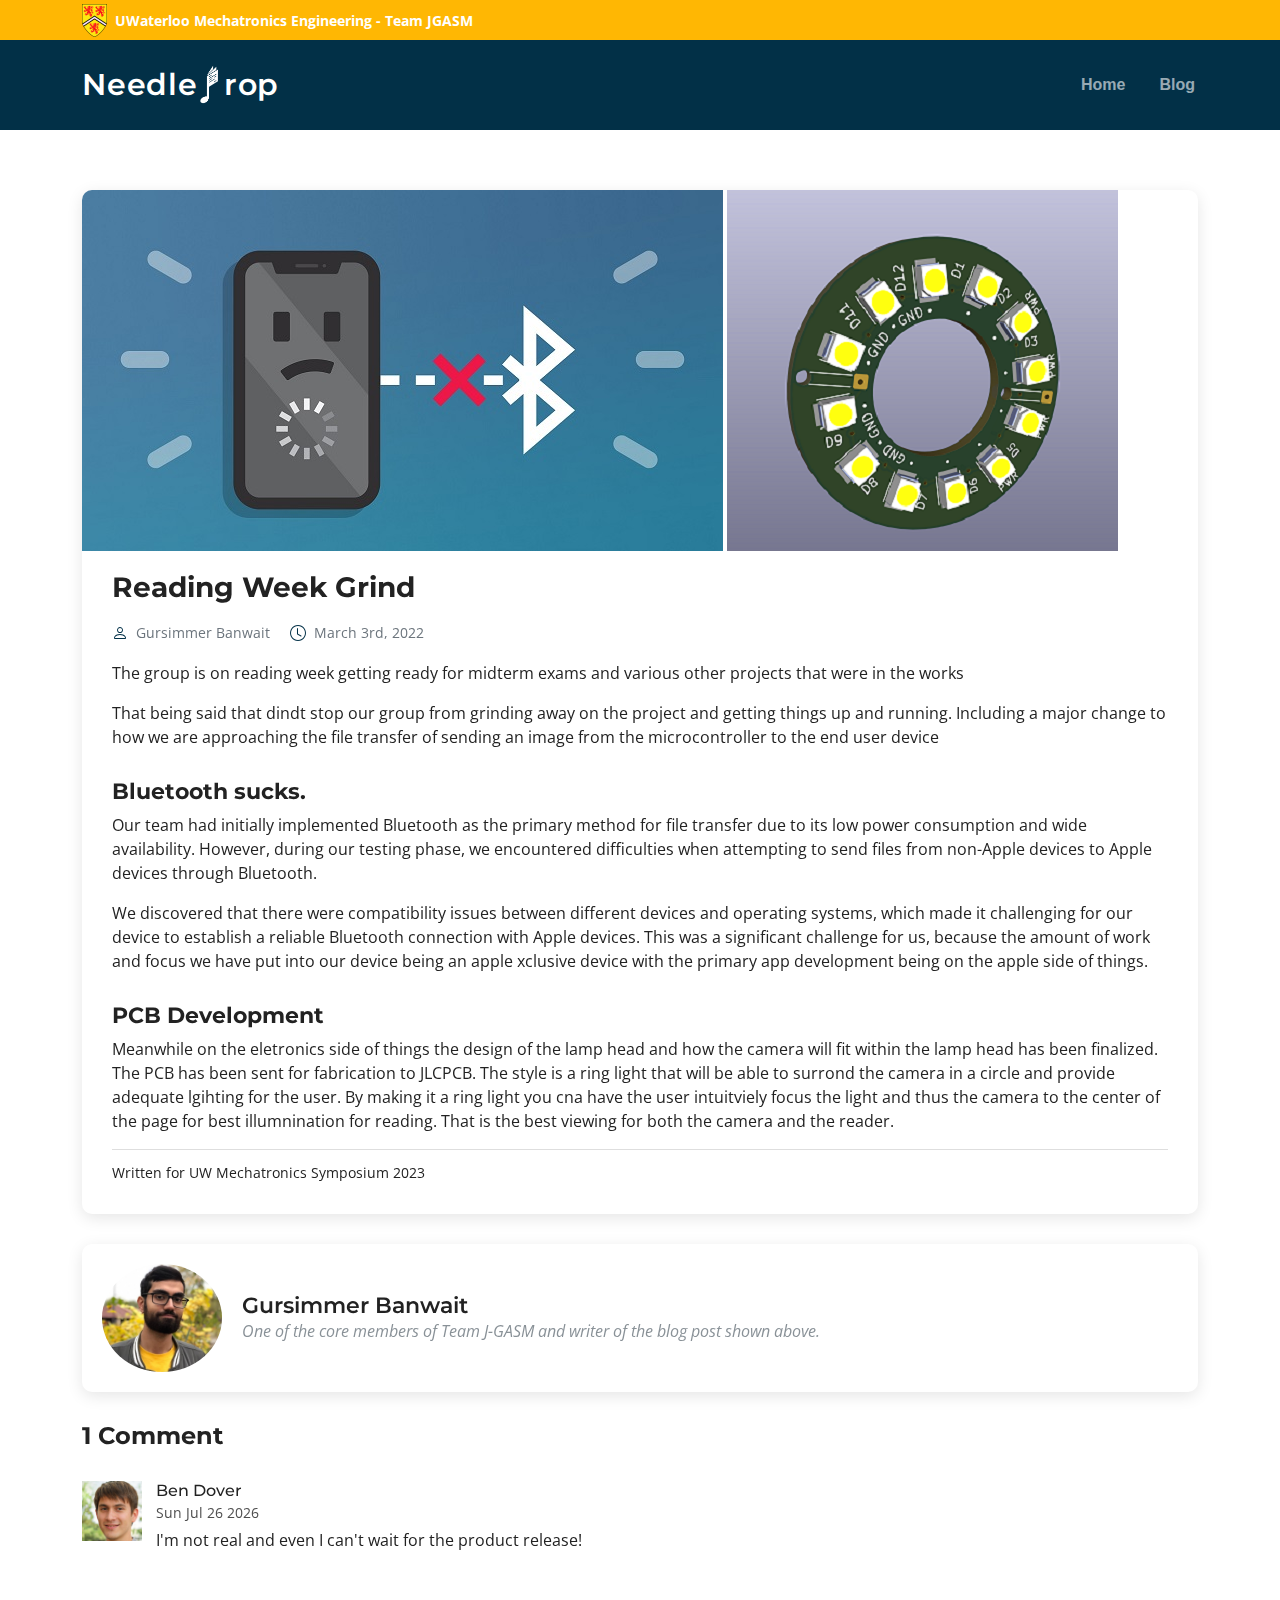
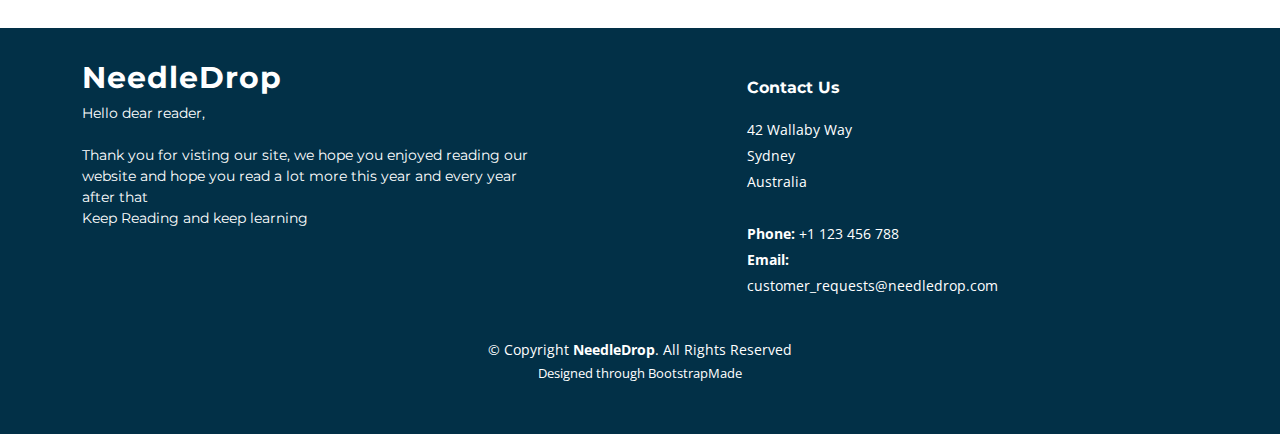
<file: blog_posts/blog_feb_24.html>
<!DOCTYPE html>
<html lang="en">

<head>
  <meta charset="utf-8">
  <meta content="width=device-width, initial-scale=1.0" name="viewport">

  <title>NeedleDrop - Blog</title>
  <meta content="" name="description">
  <meta content="" name="keywords">

  <!-- Favicons -->
  <link href="../assets/img/favicon.png?" rel="icon">

  <!-- Google Fonts -->
  
  <link rel="preconnect" href="https://fonts.googleapis.com">
  <link rel="preconnect" href="https://fonts.gstatic.com" crossorigin>
  <link href="https://fonts.googleapis.com/css2?family=Open+Sans:ital,wght@0,300;0,400;0,500;0,600;0,700;1,300;1,400;1,600;1,700&family=Montserrat:ital,wght@0,300;0,400;0,500;0,600;0,700;1,300;1,400;1,500;1,600;1,700&family=Raleway:ital,wght@0,300;0,400;0,500;0,600;0,700;1,300;1,400;1,500;1,600;1,700&display=swap" rel="stylesheet">

  <!-- Vendor CSS Files -->
  <link href="https://fonts.cdnfonts.com/css/magneto" rel="stylesheet">
  <link href="../assets/vendor/bootstrap/css/bootstrap.min.css" rel="stylesheet">
  <link href="../assets/vendor/bootstrap-icons/bootstrap-icons.css" rel="stylesheet">
  <link href="../assets/vendor/aos/aos.css" rel="stylesheet">
  <link href="../assets/vendor/glightbox/css/glightbox.min.css" rel="stylesheet">
  <link href="../assets/vendor/swiper/swiper-bundle.min.css" rel="stylesheet">

  <!-- Template Main CSS File -->
  <link href="../assets/css/main.css" rel="stylesheet">
</head>


<body>

  <!-- ======= Header ======= -->
  <section id="topbar" class="topbar d-flex align-items-center">
    <div class="container d-flex justify-content-center justify-content-md-between">
      <div class="contact-info d-flex align-items-center">
        <span><img src="../assets/img/Waterloo_crest1.png" class="pr-40"> </span>
        <strong> &nbsp UWaterloo Mechatronics Engineering - Team JGASM </strong>
      </div>
    </div> 
  </section><!-- End Top Bar -->


  <header id="header" class="header d-flex align-items-center">

    <div class="container-fluid container-xl d-flex align-items-center justify-content-between">
      <a href="../index.html" class="logo d-flex align-items-center">
        <!-- Uncomment the line below if you also wish to use an image logo -->
        <h1>Needle</h1>
        <img src="../assets/img/white_icon.png">
        <h1>rop</h1>
        
      </a>
      <nav id="navbar" class="navbar">
        <ul>
          <li><a href="../index.html#hero">Home</a></li>
          <li><a href="../blog.html">Blog</a></li>
        </ul>
      </nav><!-- .navbar -->

      <i class="mobile-nav-toggle mobile-nav-show bi bi-list"></i>
      <i class="mobile-nav-toggle mobile-nav-hide d-none bi bi-x"></i>

    </div>
  </header><!-- End Header -->
  <!-- End Header -->

  <main id="main">

    <!-- ======= Blog Details Section ======= -->
    <section id="blog" class="blog">
      <div class="container" data-aos="fade-up">

        <div class="row g-5">

          <div class="col-lg-12">

            <article class="blog-details">

              <div class="post-img">
                <!-- Insert a cool lloking image here.-->
                <img src="../assets/img/blog/iphone-cant-find-bluetooth-devices-fix.jpg" class="img-fluid">
                <img src="../assets/img/blog/ring light render.png" class="img-fluid">
              </div>

              <h2 class="title">Reading Week Grind</h2>

              <div class="meta-top">
                <ul>
                  <li class="d-flex align-items-center"><i class="bi bi-person"></i> <a href="blog-details.html">Gursimmer Banwait</a></li>
                  <li class="d-flex align-items-center"><i class="bi bi-clock"></i> <a href="blog-details.html"><time datetime="2020-01-01">March 3rd, 2022</time></a></li>
                </ul>
              </div><!-- End meta top -->

              <div class="content">
                <p>
                    The group is on reading week getting ready for midterm exams and various other projects that were in the works 
                </p>

                <p>
                  That being said that dindt stop our group from grinding away on the project and getting things up and running. Including a major change to how we are approaching the 
                  file transfer of sending an image from the microcontroller to the end user device
                </p>

                <h3>Bluetooth sucks.</h3>
                <p>
                  Our team had initially implemented Bluetooth as the primary method for file transfer due to its low power consumption and wide availability. However, during our testing phase, we encountered difficulties when attempting to send files from non-Apple devices to Apple devices through Bluetooth.
                </p>

                <p>We discovered that there were compatibility issues between different devices and operating systems, which made it challenging for our device to establish a reliable Bluetooth connection with Apple devices. This was a significant challenge for us, because the amount of work and focus we have put into our device being an apple xclusive device with the primary app development being on the apple side of things.</p>

                <h3>PCB Development</h3>
                <p>
                  Meanwhile on the eletronics side of things the design of the lamp head and how the camera will fit within the lamp head has been finalized. The PCB has been sent for fabrication to JLCPCB. The style is a ring light that will be able to surrond the camera in a circle and provide adequate lgihting for the user. By making it a ring light you cna have the user intuitviely focus the light and thus the camera to the center of the page for best illumnination for reading. 
                  That is the best viewing for both the camera and the reader. 
                </p>

              </div><!-- End post content -->

              <div class="meta-bottom">
                <ul class="cats">
                  <li>Written for UW Mechatronics Symposium 2023 </li>
                </ul>
              </div><!-- End meta bottom -->

            </article><!-- End blog post -->

            <div class="post-author d-flex align-items-center">
                <img src="../assets/img/team/gurs.jpg" class="rounded-circle flex-shrink-0" alt="">
              <div>
                <h4>Gursimmer Banwait</h4>
                <p>
                  One of the core members of Team J-GASM and writer of the blog post shown above.
                </p>
              </div>
            </div><!-- End post author -->

            <div class="comments">

              <h4 class="comments-count">1 Comment</h4>

              <div id="comment-1" class="comment">
                <div class="d-flex">
                  <div class="comment-img"><img src="../assets/img/blog/male_headshot.jpg" alt=""></div>
                  <div>
                    <h5>Ben Dover</h5>
                    <time id="comment_date" datetime="2020-01-01"></time>
                    <script>  var fulldate = new Date() 
                    document.getElementById("comment_date").innerHTML = fulldate.toDateString() </script>
                    <p>
                      I'm not real and even I can't wait for the product release!
                    </p>
                  </div>
                </div>
              </div><!-- End comment #1 -->

            </div><!-- End blog comments -->

          </div>


        </div>

      </div>
    </section><!-- End Blog Details Section -->

  </main><!-- End #main -->

  <!-- ======= Footer ======= -->
  <footer id="footer" class="footer">

    <div class="container">
      <div class="row gy-4">
        <div class="col-lg-5 col-md-12 footer-info">
          <a href="index.html" class="logo d-flex align-items-center">
            <span>NeedleDrop</span>
          </a>
          <p>Hello dear reader,<br><br> Thank you for visting our site, we hope you enjoyed reading our website and hope you read a lot more this year and every year after that 
          <br> Keep Reading and keep learning </p>
        </div>

        <div class="col-lg-2 col-6 footer-links">
        </div>

        <div class="col-lg-3 col-md-12 footer-contact text-center text-md-start">
          <h4>Contact Us</h4>
          <p>
            42 Wallaby Way <br>
            Sydney<br>
            Australia <br><br>
            <strong>Phone:</strong> +1 123 456 788<br>
            <strong>Email:</strong> customer_requests@needledrop.com<br>
          </p>
        </div>

      </div>
    </div>

    <div class="container mt-4">
      <div class="copyright">
        &copy; Copyright <strong><span>NeedleDrop</span></strong>. All Rights Reserved
      </div>
      <div class="credits">
        <!-- All the links in the footer should remain intact. -->
        <!-- You can delete the links only if you purchased the pro version. -->
        <!-- Licensing information: https://bootstrapmade.com/license/ -->
        <!-- Purchase the pro version with working PHP/AJAX contact form: https://bootstrapmade.com/impact-bootstrap-business-website-template/ -->
        Designed through <a href="https://bootstrapmade.com/">BootstrapMade</a>
      </div>
    </div>

  </footer><!-- End Footer -->
  <!-- End Footer -->


  <a href="#" class="scroll-top d-flex align-items-center justify-content-center"><i class="bi bi-arrow-up-short"></i></a>

  <div id="preloader"></div>

  <!-- Vendor JS Files -->
  <script src="../assets/vendor/bootstrap/js/bootstrap.bundle.min.js"></script>
  <script src="../assets/vendor/aos/aos.js"></script>
  <script src="../assets/vendor/glightbox/js/glightbox.min.js"></script>
  <script src="../assets/vendor/purecounter/purecounter_vanilla.js"></script>
  <script src="../assets/vendor/swiper/swiper-bundle.min.js"></script>
  <script src="../assets/vendor/isotope-layout/isotope.pkgd.min.js"></script>
  <script src="../assets/vendor/php-email-form/validate.js"></script>

  <!-- Template Main JS File -->
  <script src="../assets/js/main.js"></script>

</body>

</html>
</file>
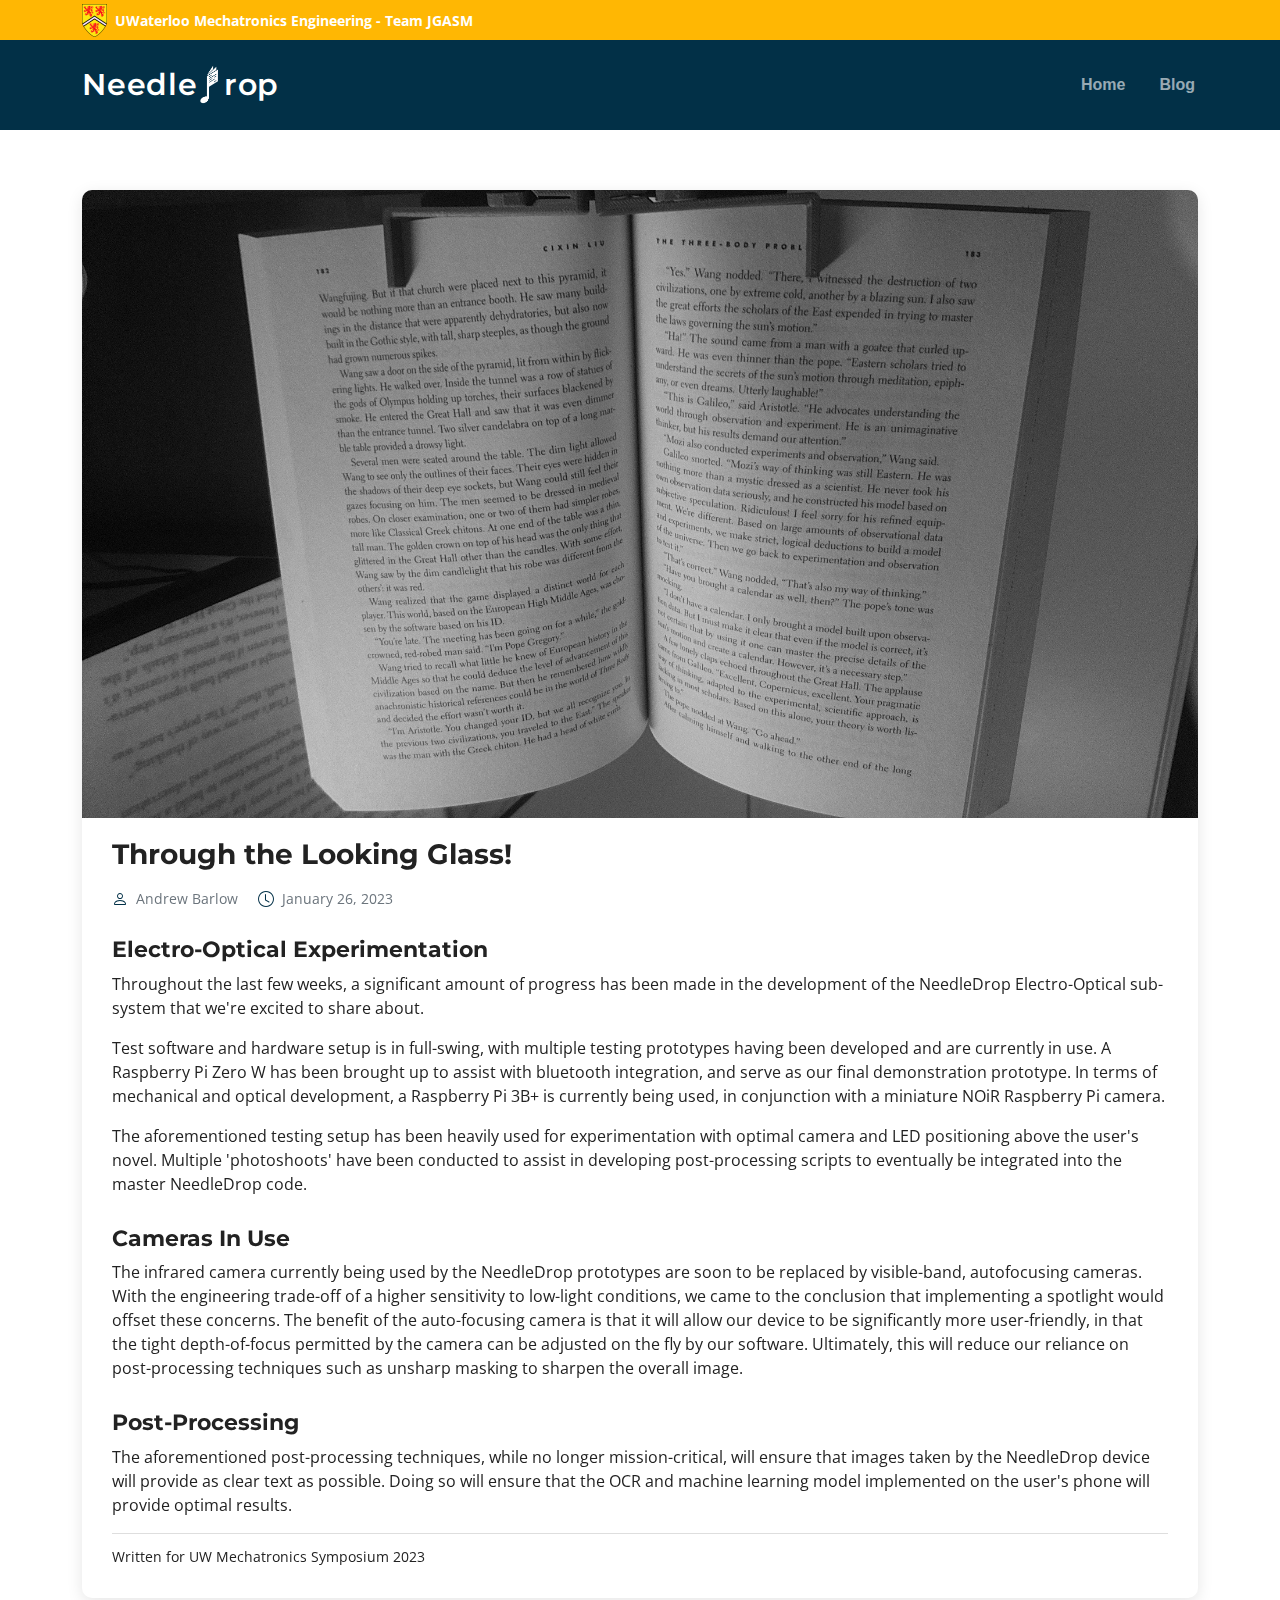
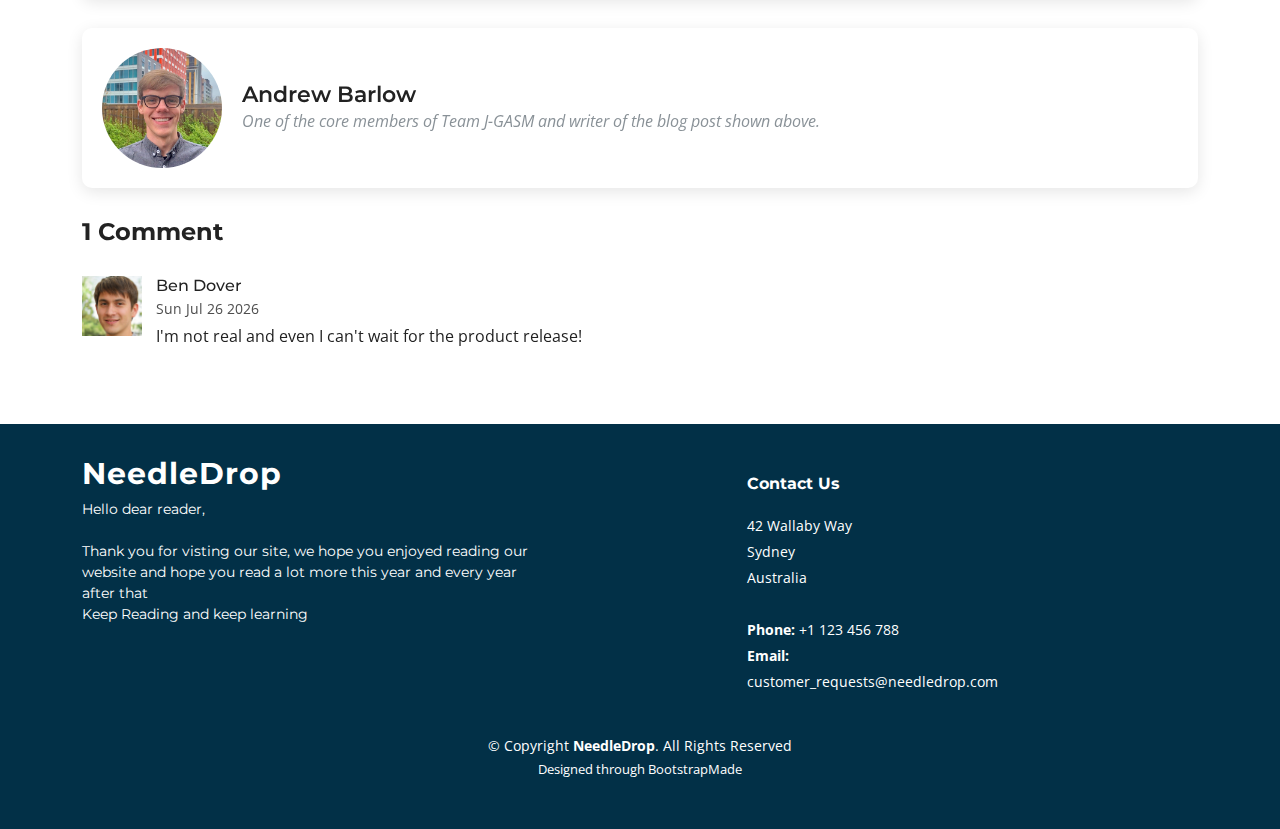
<file: blog_posts/blog_jan_25.html>
<!DOCTYPE html>
<html lang="en">

<head>
  <meta charset="utf-8">
  <meta content="width=device-width, initial-scale=1.0" name="viewport">

  <title>NeedleDrop - Blog</title>
  <meta content="" name="description">
  <meta content="" name="keywords">

  <!-- Favicons -->
  <link href="../assets/img/favicon.png?" rel="icon">

  <!-- Google Fonts -->
  
  <link rel="preconnect" href="https://fonts.googleapis.com">
  <link rel="preconnect" href="https://fonts.gstatic.com" crossorigin>
  <link href="https://fonts.googleapis.com/css2?family=Open+Sans:ital,wght@0,300;0,400;0,500;0,600;0,700;1,300;1,400;1,600;1,700&family=Montserrat:ital,wght@0,300;0,400;0,500;0,600;0,700;1,300;1,400;1,500;1,600;1,700&family=Raleway:ital,wght@0,300;0,400;0,500;0,600;0,700;1,300;1,400;1,500;1,600;1,700&display=swap" rel="stylesheet">

  <!-- Vendor CSS Files -->
  <link href="https://fonts.cdnfonts.com/css/magneto" rel="stylesheet">
  <link href="../assets/vendor/bootstrap/css/bootstrap.min.css" rel="stylesheet">
  <link href="../assets/vendor/bootstrap-icons/bootstrap-icons.css" rel="stylesheet">
  <link href="../assets/vendor/aos/aos.css" rel="stylesheet">
  <link href="../assets/vendor/glightbox/css/glightbox.min.css" rel="stylesheet">
  <link href="../assets/vendor/swiper/swiper-bundle.min.css" rel="stylesheet">

  <!-- Template Main CSS File -->
  <link href="../assets/css/main.css" rel="stylesheet">
</head>


<body>

  <!-- ======= Header ======= -->
  <section id="topbar" class="topbar d-flex align-items-center">
    <div class="container d-flex justify-content-center justify-content-md-between">
      <div class="contact-info d-flex align-items-center">
        <span><img src="../assets/img/Waterloo_crest1.png" class="pr-40"> </span>
        <strong> &nbsp UWaterloo Mechatronics Engineering - Team JGASM </strong>
      </div>
    </div> 
  </section><!-- End Top Bar -->


  <header id="header" class="header d-flex align-items-center">

    <div class="container-fluid container-xl d-flex align-items-center justify-content-between">
      <a href="../index.html" class="logo d-flex align-items-center">
        <!-- Uncomment the line below if you also wish to use an image logo -->
        <h1>Needle</h1>
        <img src="../assets/img/white_icon.png">
        <h1>rop</h1>
        
      </a>
      <nav id="navbar" class="navbar">
        <ul>
          <li><a href="../index.html#hero">Home</a></li>
          <li><a href="../blog.html">Blog</a></li>
        </ul>
      </nav><!-- .navbar -->

      <i class="mobile-nav-toggle mobile-nav-show bi bi-list"></i>
      <i class="mobile-nav-toggle mobile-nav-hide d-none bi bi-x"></i>

    </div>
  </header><!-- End Header -->
  <!-- End Header -->

  <main id="main">

    <!-- ======= Blog Details Section ======= -->
    <section id="blog" class="blog">
      <div class="container" data-aos="fade-up">

        <div class="row g-5">

          <div class="col-lg-12">

            <article class="blog-details">

              <div class="post-img">
                <!-- Insert a cool lloking image here.-->
                <img src= "../assets/img/blog/unsharp_masked.jpg" class="img-fluid">
              </div>

              <h2 class="title">Through the Looking Glass!</h2>

              <div class="meta-top">
                <ul>
                  <li class="d-flex align-items-center"><i class="bi bi-person"></i> <a href="blog-details.html">Andrew Barlow</a></li>
                  <li class="d-flex align-items-center"><i class="bi bi-clock"></i> <a href="blog-details.html"><time datetime="2020-01-01">January 26, 2023</time></a></li>
                </ul>
              </div><!-- End meta top -->

              <div class="content">
                <h3>Electro-Optical Experimentation</h3>
                <p>
                Throughout the last few weeks, a significant amount of progress has been made in the development of the NeedleDrop Electro-Optical sub-system that we're excited to share about.
                </p>

                <p>
                Test software and hardware setup is in full-swing, with multiple testing prototypes having been developed and are currently in use. A Raspberry Pi Zero W has been brought up to assist with bluetooth integration, and serve as our final demonstration prototype. In terms of mechanical and optical development, a Raspberry Pi 3B+ is currently being used, in conjunction with a miniature NOiR Raspberry Pi camera. 
                </p>

                <p>
                The aforementioned testing setup has been heavily used for experimentation with optimal camera and LED positioning above the user's novel. Multiple 'photoshoots' have been conducted to assist in developing post-processing scripts to eventually be integrated into the master NeedleDrop code.
                </p>

                <h3>Cameras In Use</h3>
                <p>
                  The infrared camera currently being used by the NeedleDrop prototypes are soon to be replaced by visible-band, autofocusing cameras. With the engineering trade-off of a higher sensitivity to low-light conditions, we came to the conclusion that implementing a spotlight would offset these concerns. The benefit of the auto-focusing camera is that it will allow our device to be significantly more user-friendly, in that the tight depth-of-focus permitted by the camera can be adjusted on the fly by our software. Ultimately, this will reduce our reliance on post-processing techniques such as unsharp masking to sharpen the overall image.
                </p>

                <h3>Post-Processing</h3>
                <p>
                  The aforementioned post-processing techniques, while no longer mission-critical, will ensure that images taken by the NeedleDrop device will provide as clear text as possible. Doing so will ensure that the OCR and machine learning model implemented on the user's phone will provide optimal results.
                </p>

              </div><!-- End post content -->

              <div class="meta-bottom">
                <ul class="cats">
                  <li>Written for UW Mechatronics Symposium 2023 </li>
                </ul>
              </div><!-- End meta bottom -->

            </article><!-- End blog post -->

            <div class="post-author d-flex align-items-center">
                <img src="../assets/img/team/andrew.jpg" class="rounded-circle flex-shrink-0" alt="">
              <div>
                <h4>Andrew Barlow</h4>
                <p>
                  One of the core members of Team J-GASM and writer of the blog post shown above.
                </p>
              </div>
            </div><!-- End post author -->

            <div class="comments">

              <h4 class="comments-count">1 Comment</h4>

              <div id="comment-1" class="comment">
                <div class="d-flex">
                  <div class="comment-img"><img src="../assets/img/blog/male_headshot.jpg" alt=""></div>
                  <div>
                    <h5>Ben Dover</h5>
                    <time id="comment_date" datetime="2020-01-01"></time>
                    <script>  var fulldate = new Date() 
                    document.getElementById("comment_date").innerHTML = fulldate.toDateString() </script>
                    <p>
                      I'm not real and even I can't wait for the product release!
                    </p>
                  </div>
                </div>
              </div><!-- End comment #1 -->

            </div><!-- End blog comments -->

          </div>


        </div>

      </div>
    </section><!-- End Blog Details Section -->

  </main><!-- End #main -->

  <!-- ======= Footer ======= -->
  <footer id="footer" class="footer">

    <div class="container">
      <div class="row gy-4">
        <div class="col-lg-5 col-md-12 footer-info">
          <a href="index.html" class="logo d-flex align-items-center">
            <span>NeedleDrop</span>
          </a>
          <p>Hello dear reader,<br><br> Thank you for visting our site, we hope you enjoyed reading our website and hope you read a lot more this year and every year after that 
          <br> Keep Reading and keep learning </p>
        </div>

        <div class="col-lg-2 col-6 footer-links">
        </div>

        <div class="col-lg-3 col-md-12 footer-contact text-center text-md-start">
          <h4>Contact Us</h4>
          <p>
            42 Wallaby Way <br>
            Sydney<br>
            Australia <br><br>
            <strong>Phone:</strong> +1 123 456 788<br>
            <strong>Email:</strong> customer_requests@needledrop.com<br>
          </p>
        </div>

      </div>
    </div>

    <div class="container mt-4">
      <div class="copyright">
        &copy; Copyright <strong><span>NeedleDrop</span></strong>. All Rights Reserved
      </div>
      <div class="credits">
        <!-- All the links in the footer should remain intact. -->
        <!-- You can delete the links only if you purchased the pro version. -->
        <!-- Licensing information: https://bootstrapmade.com/license/ -->
        <!-- Purchase the pro version with working PHP/AJAX contact form: https://bootstrapmade.com/impact-bootstrap-business-website-template/ -->
        Designed through <a href="https://bootstrapmade.com/">BootstrapMade</a>
      </div>
    </div>

  </footer><!-- End Footer -->
  <!-- End Footer -->


  <a href="#" class="scroll-top d-flex align-items-center justify-content-center"><i class="bi bi-arrow-up-short"></i></a>

  <div id="preloader"></div>

  <!-- Vendor JS Files -->
  <script src="../assets/vendor/bootstrap/js/bootstrap.bundle.min.js"></script>
  <script src="../assets/vendor/aos/aos.js"></script>
  <script src="../assets/vendor/glightbox/js/glightbox.min.js"></script>
  <script src="../assets/vendor/purecounter/purecounter_vanilla.js"></script>
  <script src="../assets/vendor/swiper/swiper-bundle.min.js"></script>
  <script src="../assets/vendor/isotope-layout/isotope.pkgd.min.js"></script>
  <script src="../assets/vendor/php-email-form/validate.js"></script>

  <!-- Template Main JS File -->
  <script src="../assets/js/main.js"></script>

</body>

</html>
</file>
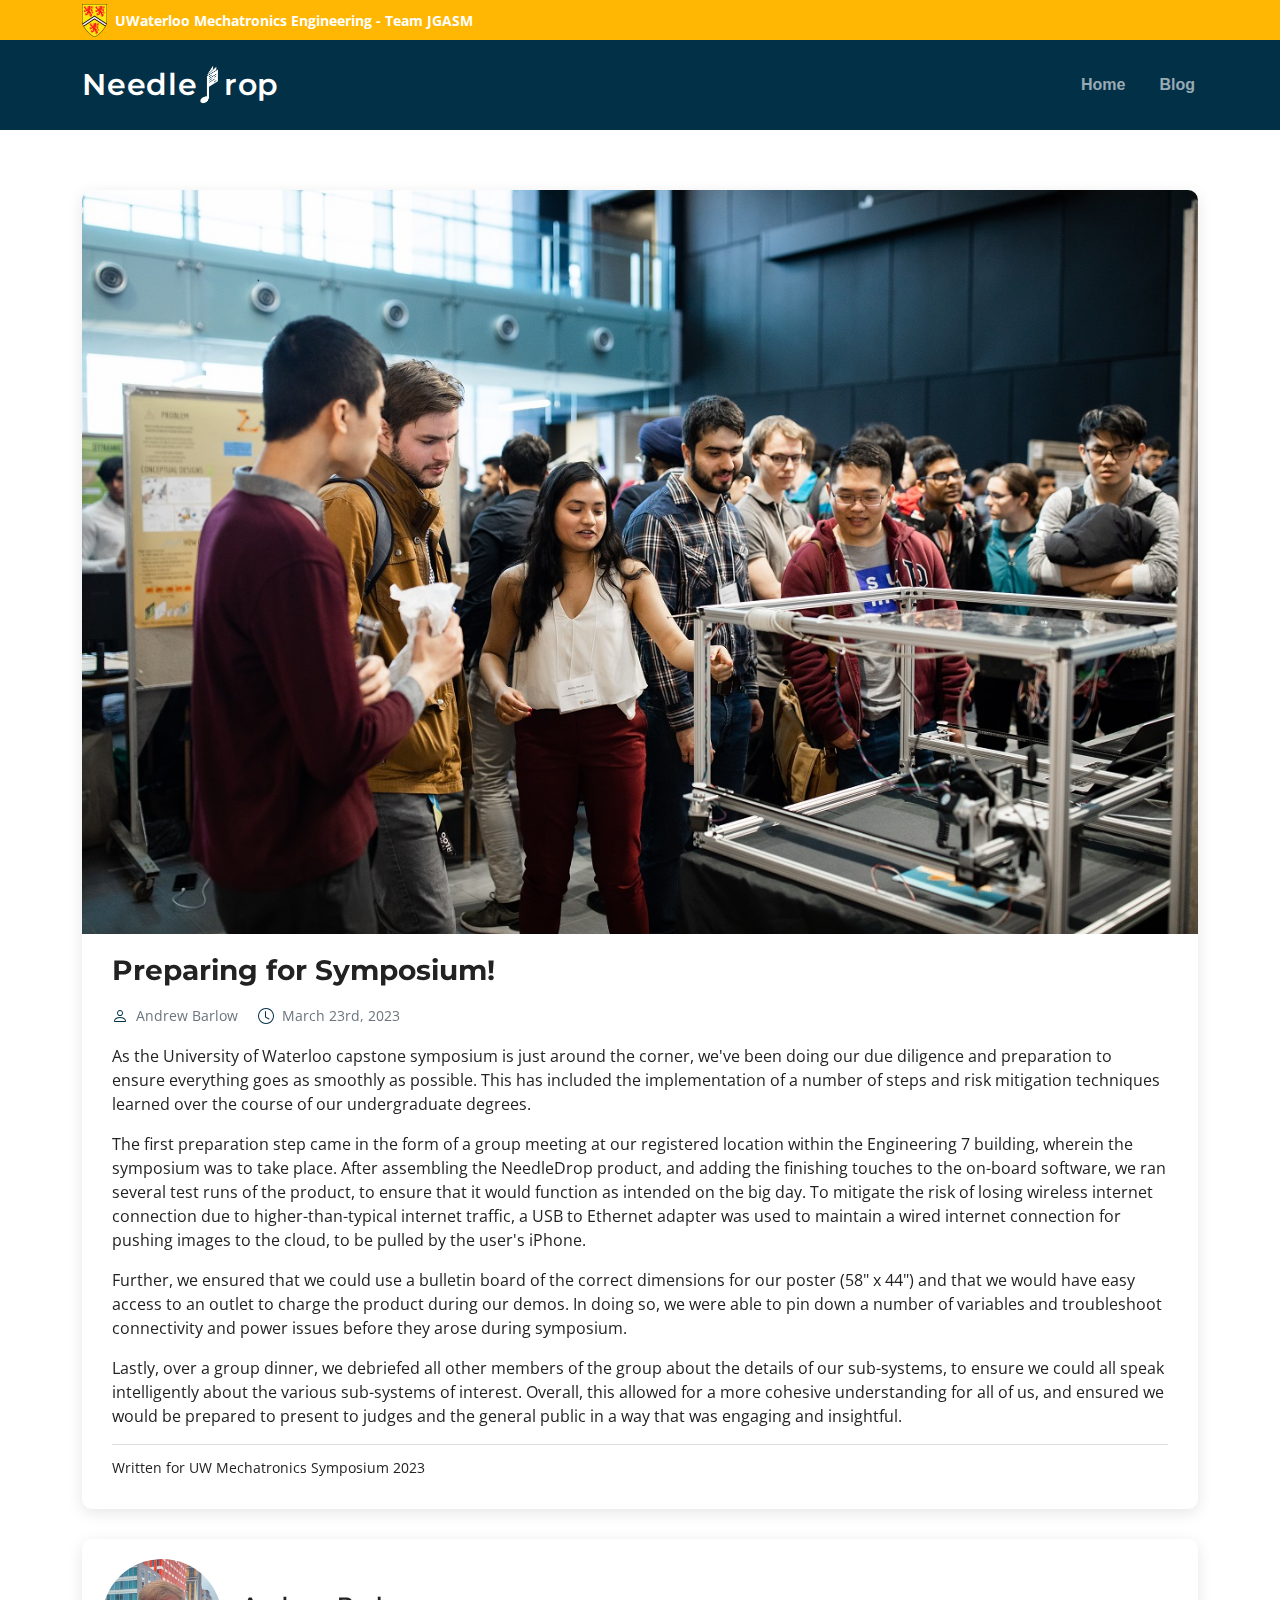
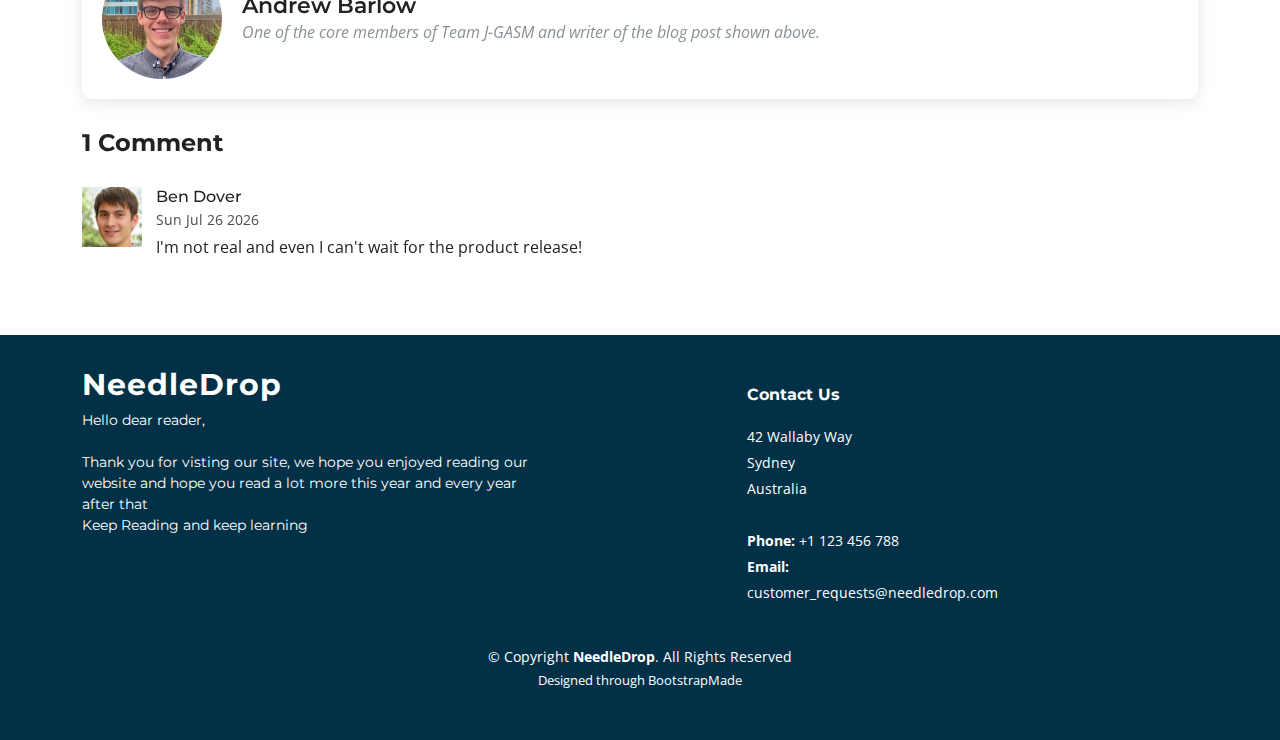
<file: blog_posts/blog_mar_24.html>
<!DOCTYPE html>
<html lang="en">

<head>
  <meta charset="utf-8">
  <meta content="width=device-width, initial-scale=1.0" name="viewport">

  <title>NeedleDrop - Blog</title>
  <meta content="" name="description">
  <meta content="" name="keywords">

  <!-- Favicons -->
  <link href="../assets/img/favicon.png?" rel="icon">

  <!-- Google Fonts -->
  <link rel="preconnect" href="https://fonts.googleapis.com">
  <link rel="preconnect" href="https://fonts.gstatic.com" crossorigin>
  <link href="https://fonts.googleapis.com/css2?family=Open+Sans:ital,wght@0,300;0,400;0,500;0,600;0,700;1,300;1,400;1,600;1,700&family=Montserrat:ital,wght@0,300;0,400;0,500;0,600;0,700;1,300;1,400;1,500;1,600;1,700&family=Raleway:ital,wght@0,300;0,400;0,500;0,600;0,700;1,300;1,400;1,500;1,600;1,700&display=swap" rel="stylesheet">

  <!-- Vendor CSS Files -->
  <link href="https://fonts.cdnfonts.com/css/magneto" rel="stylesheet">
  <link href="../assets/vendor/bootstrap/css/bootstrap.min.css" rel="stylesheet">
  <link href="../assets/vendor/bootstrap-icons/bootstrap-icons.css" rel="stylesheet">
  <link href="../assets/vendor/aos/aos.css" rel="stylesheet">
  <link href="../assets/vendor/glightbox/css/glightbox.min.css" rel="stylesheet">
  <link href="../assets/vendor/swiper/swiper-bundle.min.css" rel="stylesheet">

  <!-- Template Main CSS File -->
  <link href="../assets/css/main.css" rel="stylesheet">

</head>

<body>

  <!-- ======= Header ======= -->
  <section id="topbar" class="topbar d-flex align-items-center">
    <div class="container d-flex justify-content-center justify-content-md-between">
      <div class="contact-info d-flex align-items-center">
        <span><img src="../assets/img/Waterloo_crest1.png" class="pr-40"> </span>
        <strong> &nbsp UWaterloo Mechatronics Engineering - Team JGASM </strong>
      </div>
    </div> 
  </section><!-- End Top Bar -->


  <header id="header" class="header d-flex align-items-center">

    <div class="container-fluid container-xl d-flex align-items-center justify-content-between">
      <a href="../index.html" class="logo d-flex align-items-center">
        <!-- Uncomment the line below if you also wish to use an image logo -->
        <h1>Needle</h1>
        <img src="../assets/img/white_icon.png">
        <h1>rop</h1>
        
      </a>
      <nav id="navbar" class="navbar">
        <ul>
          <li><a href="../index.html#hero">Home</a></li>
          <li><a href="../blog.html">Blog</a></li>
        </ul>
      </nav><!-- .navbar -->

      <i class="mobile-nav-toggle mobile-nav-show bi bi-list"></i>
      <i class="mobile-nav-toggle mobile-nav-hide d-none bi bi-x"></i>

    </div>
  </header><!-- End Header -->
  <!-- End Header -->
  
  <main id="main">
    
    <!-- ======= Blog Details Section ======= -->
    
    <section id="blog" class="blog">
      
      <div class="container" data-aos="fade-up">

        <div class="row g-5">
          
          <div class="col-lg-12">
            
            <article class="blog-details">
             
              <div class="post-img">
                <!-- Insert a cool looking image here.-->
                <img src="../assets/img/blog/symposium_photo.jpg" class="img-fluid">
              </div>

              <h2 class="title">Preparing for Symposium!</h2>

              <div class="meta-top">
                <ul>
                  <li class="d-flex align-items-center"><i class="bi bi-person"></i> <a href="blog-details.html">Andrew Barlow</a></li>
                  <li class="d-flex align-items-center"><i class="bi bi-clock"></i> <a href="blog-details.html"><time datetime="2020-01-01">March 23rd, 2023</time></a></li>
                </ul>
              </div><!-- End meta top -->
              
              <div class="content">
  
                <p>
                  As the University of Waterloo capstone symposium is just around the corner, we've been doing our due diligence and preparation to ensure
                  everything goes as smoothly as possible. This has included the implementation of a number of steps and risk mitigation techniques learned over
                  the course of our undergraduate degrees.
                </p>

                <p>
                  The first preparation step came in the form of a group meeting at our registered location within the Engineering 7 building, wherein the symposium was to take place.
                  After assembling the NeedleDrop product, and adding the finishing touches to the on-board software, we ran several test runs of the product, to ensure that it would
                  function as intended on the big day. To mitigate the risk of losing wireless internet connection due to higher-than-typical internet traffic, a USB to Ethernet adapter
                  was used to maintain a wired internet connection for pushing images to the cloud, to be pulled by the user's iPhone. 
                </p>

                <p>
                  Further, we ensured that we could use a bulletin board of the correct dimensions for our poster (58" x 44") and that we would have easy access to an outlet to charge the product
                  during our demos. In doing so, we were able to pin down a number of variables and troubleshoot connectivity and power issues before they arose during symposium.
                </p>
          
                <p>
                  Lastly, over a group dinner, we debriefed all other members of the group about the details of our sub-systems, to ensure we could all speak intelligently about the various
                  sub-systems of interest. Overall, this allowed for a more cohesive understanding for all of us, and ensured we would be prepared to present to judges and the general public in a way that
                  was engaging and insightful.
                </p>
              
              </div><!-- End post content -->

              <div class="meta-bottom">

                <ul class="cats">
                  <li>Written for UW Mechatronics Symposium 2023</li>
                </ul>
              </div><!-- End meta bottom -->

            </article><!-- End blog post -->

            <div class="post-author d-flex align-items-center">
                <img src="../assets/img/team/andrew.jpg" class="rounded-circle flex-shrink-0" alt="">
              <div>
                <h4>Andrew Barlow</h4>
                <p>
                  One of the core members of Team J-GASM and writer of the blog post shown above.
                </p>
              </div>
            </div><!-- End post author -->

            <div class="comments">

              <h4 class="comments-count">1 Comment</h4>

              <div id="comment-1" class="comment">
                <div class="d-flex">
                  <div class="comment-img"><img src="../assets/img/blog/male_headshot.jpg" alt=""></div>
                  <div>
                    <h5>Ben Dover</h5>
                    <time id="comment_date" datetime="2020-01-01"></time>
                    <script>  var fulldate = new Date() 
                    document.getElementById("comment_date").innerHTML = fulldate.toDateString() </script>
                    <p>
                      I'm not real and even I can't wait for the product release!
                    </p>
                  </div>
                </div>
              </div><!-- End comment #1 -->

            </div><!-- End blog comments -->

          </div>


        </div>

      </div>
    </section><!-- End Blog Details Section -->

  </main><!-- End #main -->

  <!-- ======= Footer ======= -->
  <footer id="footer" class="footer">

    <div class="container">
      <div class="row gy-4">
        <div class="col-lg-5 col-md-12 footer-info">
          <a href="index.html" class="logo d-flex align-items-center">
            <span>NeedleDrop</span>
          </a>
          <p>Hello dear reader,<br><br> Thank you for visting our site, we hope you enjoyed reading our website and hope you read a lot more this year and every year after that 
          <br> Keep Reading and keep learning </p>
        </div>

        <div class="col-lg-2 col-6 footer-links">
        </div>

        <div class="col-lg-3 col-md-12 footer-contact text-center text-md-start">
          <h4>Contact Us</h4>
          <p>
            42 Wallaby Way <br>
            Sydney<br>
            Australia <br><br>
            <strong>Phone:</strong> +1 123 456 788<br>
            <strong>Email:</strong> customer_requests@needledrop.com<br>
          </p>
        </div>

      </div>
    </div>

    <div class="container mt-4">
      <div class="copyright">
        &copy; Copyright <strong><span>NeedleDrop</span></strong>. All Rights Reserved
      </div>
      <div class="credits">
        <!-- All the links in the footer should remain intact. -->
        <!-- You can delete the links only if you purchased the pro version. -->
        <!-- Licensing information: https://bootstrapmade.com/license/ -->
        <!-- Purchase the pro version with working PHP/AJAX contact form: https://bootstrapmade.com/impact-bootstrap-business-website-template/ -->
        Designed through <a href="https://bootstrapmade.com/">BootstrapMade</a>
      </div>
    </div>

  </footer><!-- End Footer -->
  <!-- End Footer -->


  <a href="#" class="scroll-top d-flex align-items-center justify-content-center"><i class="bi bi-arrow-up-short"></i></a>

  <div id="preloader"></div>

  <!-- Vendor JS Files -->
  <script src="../assets/vendor/bootstrap/js/bootstrap.bundle.min.js"></script>
  <script src="../assets/vendor/aos/aos.js"></script>
  <script src="../assets/vendor/glightbox/js/glightbox.min.js"></script>
  <script src="../assets/vendor/purecounter/purecounter_vanilla.js"></script>
  <script src="../assets/vendor/swiper/swiper-bundle.min.js"></script>
  <script src="../assets/vendor/isotope-layout/isotope.pkgd.min.js"></script>
  <script src="../assets/vendor/php-email-form/validate.js"></script>

  <!-- Template Main JS File -->
  <script src="../assets/js/main.js"></script>

</body>

</html>
</file>
<file: assets/css/main.css>
/**
* Template Name: Impact - v1.1.1
* Template URL: https://bootstrapmade.com/impact-bootstrap-business-website-template/
* Author: BootstrapMade.com
* License: https://bootstrapmade.com/license/
*/

/*--------------------------------------------------------------
# Set main reusable colors and fonts using CSS variables
# Learn more about CSS variables at https://developer.mozilla.org/en-US/docs/Web/CSS/Using_CSS_custom_properties
--------------------------------------------------------------*/
/* Fonts */
:root {
  --font-default: "Open Sans", system-ui, -apple-system, "Segoe UI", Roboto, "Helvetica Neue", Arial, "Noto Sans", "Liberation Sans", sans-serif, "Apple Color Emoji", "Segoe UI Emoji", "Segoe UI Symbol", "Noto Color Emoji";
  --font-primary: "Montserrat", sans-serif;
  --font-secondary: "Poppins", sans-serif;
  --font-mag: "Magneto", sans-serif; 
}

/* Colors */
:root {
  --color-default: #222222;
  --color-primary: #023047;
  --color-secondary: #f85a40;
}

/* Smooth scroll behavior */
:root {
  scroll-behavior: smooth;
}

/*--------------------------------------------------------------
# General
--------------------------------------------------------------*/
body {
  font-family: var(--font-default);
  color: var(--color-default);
}

a {
  color: var(--color-primary);
  text-decoration: none;
}

a:hover {
  color: #00b6a1;
  text-decoration: none;
}

h1,
h2,
h3,
h4,
h5,
h6 {
  font-family: var(--font-primary);
}

/*--------------------------------------------------------------
# Sections & Section Header
--------------------------------------------------------------*/
section {
  padding: 60px 0;
  overflow: hidden;
}

.sections-bg {
  background-color: #f6f6f6;
}

.section-header {
  text-align: center;
  padding-bottom: 60px;
}

.section-header h2 {
  font-size: 32px;
  font-weight: 600;
  margin-bottom: 20px;
  padding-bottom: 20px;
  position: relative;
}

.section-header h2:after {
  content: "";
  position: absolute;
  display: block;
  width: 50px;
  height: 3px;
  background: var(--color-primary);
  left: 0;
  right: 0;
  bottom: 0;
  margin: auto;
}

.section-header p {
  margin-bottom: 0;
  color: #6f6f6f;
}

/*--------------------------------------------------------------
# Breadcrumbs
--------------------------------------------------------------*/
.breadcrumbs .page-header {
  padding: 60px 0 60px 0;
  min-height: 20vh;
  position: relative;
  background-color: var(--color-primary);
}

.breadcrumbs .page-header h2 {
  font-size: 56px;
  font-weight: 500;
  color: #fff;
  font-family: var(--font-secondary);
}

.breadcrumbs .page-header p {
  color: rgba(255, 255, 255, 0.8);
}

.breadcrumbs nav {
  background-color: #f6f6f6;
  padding: 20px 0;
}

.breadcrumbs nav ol {
  display: flex;
  flex-wrap: wrap;
  list-style: none;
  margin: 0;
  padding: 0;
  font-size: 16px;
  font-weight: 600;
  color: var(--color-default);
}

.breadcrumbs nav ol a {
  color: var(--color-primary);
  transition: 0.3s;
}

.breadcrumbs nav ol a:hover {
  text-decoration: underline;
}

.breadcrumbs nav ol li+li {
  padding-left: 10px;
}

.breadcrumbs nav ol li+li::before {
  display: inline-block;
  padding-right: 10px;
  color: var(--color-secondary);
  content: "/";
}

/*--------------------------------------------------------------
# Scroll top button
--------------------------------------------------------------*/
.scroll-top {
  position: fixed;
  visibility: hidden;
  opacity: 0;
  right: 15px;
  bottom: -15px;
  z-index: 99999;
  background: var(--color-secondary);
  width: 44px;
  height: 44px;
  border-radius: 50px;
  transition: all 0.4s;
}

.scroll-top i {
  font-size: 24px;
  color: #fff;
  line-height: 0;
}

.scroll-top:hover {
  background: rgba(248, 90, 64, 0.8);
  color: #fff;
}

.scroll-top.active {
  visibility: visible;
  opacity: 1;
  bottom: 15px;
}

/*--------------------------------------------------------------
# Preloader
--------------------------------------------------------------*/
#preloader {
  position: fixed;
  inset: 0;
  z-index: 999999;
  overflow: hidden;
  background: #fff;
  transition: all 0.6s ease-out;
}

#preloader:before {
  content: "";
  position: fixed;
  top: calc(50% - 30px);
  left: calc(50% - 30px);
  border: 6px solid #fff;
  border-color: var(--color-primary) transparent var(--color-primary) transparent;
  border-radius: 50%;
  width: 60px;
  height: 60px;
  -webkit-animation: animate-preloader 1.5s linear infinite;
  animation: animate-preloader 1.5s linear infinite;
}

@-webkit-keyframes animate-preloader {
  0% {
    transform: rotate(0deg);
  }

  100% {
    transform: rotate(360deg);
  }
}

@keyframes animate-preloader {
  0% {
    transform: rotate(0deg);
  }

  100% {
    transform: rotate(360deg);
  }
}

/*--------------------------------------------------------------
# Disable aos animation delay on mobile devices
--------------------------------------------------------------*/
@media screen and (max-width: 768px) {
  [data-aos-delay] {
    transition-delay: 0 !important;
  }
}

/*--------------------------------------------------------------
# Header
--------------------------------------------------------------*/
.topbar {
  background: #FFB703;
  height: 40px;
  font-size: 14px;
  transition: all 0.5s;
  color: #fff;
  padding: 0;
}

.topbar h2{
  font-style: normal;
  color: #fff;
  line-height: 0;
 /*font-family: var(--font-mag) ; */
}

.topbar .contact-info i {
  font-style: normal;
  color: #fff;
  line-height: 0;
}

.topbar .contact-info i a,
.topbar .contact-info i span {
  padding-left: 5px;
  color: #fff;
}

@media (max-width: 575px) {

  .topbar .contact-info i a,
  .topbar .contact-info i span {
    font-size: 13px;
  }
}

.topbar .contact-info i a {
  line-height: 0;
  transition: 0.3s;
}

.topbar .contact-info i a:hover {
  color: #fff;
  text-decoration: underline;
}

.topbar .social-links a {
  color: rgba(255, 255, 255, 0.7);
  line-height: 0;
  transition: 0.3s;
  margin-left: 20px;
}

.topbar .social-links a:hover {
  color: #fff;
}

.header {
  transition: all 0.5s;
  z-index: 997;
  height: 90px;
  background-color: var(--color-primary);
}

.header.sticked {
  position: fixed;
  top: 0;
  right: 0;
  left: 0;
  height: 70px;
  box-shadow: 0px 2px 20px rgba(0, 0, 0, 0.1);
}

.header .logo img {
  max-height: 40px;
  margin-right: 6px;
}

.header .logo h1 {
  font-size: 30px;
  margin: 0;
  font-weight: 600;
  letter-spacing: 0.8px;
  color: #fff;
  font-family: var(--font-primary);
}

.header .logo h1 span {
  color: #f96f59;
}

.sticked-header-offset {
  margin-top: 70px;
}

section {
  scroll-margin-top: 70px;
}

/*--------------------------------------------------------------
# Desktop Navigation
--------------------------------------------------------------*/
@media (min-width: 1280px) {
  .navbar {
    padding: 0;
  }

  .navbar ul {
    margin: 0;
    padding: 0;
    display: flex;
    list-style: none;
    align-items: center;
  }

  .navbar li {
    position: relative;
  }

  .navbar>ul>li {
    white-space: nowrap;
    padding: 10px 0 10px 28px;
  }

  .navbar a,
  .navbar a:focus {
    display: flex;
    align-items: center;
    justify-content: space-between;
    padding: 0 3px;
    font-family: var(--font-secondary);
    font-size: 16px;
    font-weight: 600;
    color: rgba(255, 255, 255, 0.6);
    white-space: nowrap;
    transition: 0.3s;
    position: relative;
  }

  .navbar a i,
  .navbar a:focus i {
    font-size: 12px;
    line-height: 0;
    margin-left: 5px;
  }

  .navbar>ul>li>a:before {
    content: "";
    position: absolute;
    width: 100%;
    height: 2px;
    bottom: -6px;
    left: 0;
    background-color: var(--color-secondary);
    visibility: hidden;
    width: 0px;
    transition: all 0.3s ease-in-out 0s;
  }

  .navbar a:hover:before,
  .navbar li:hover>a:before,
  .navbar .active:before {
    visibility: visible;
    width: 100%;
  }

  .navbar a:hover,
  .navbar .active,
  .navbar .active:focus,
  .navbar li:hover>a {
    color: #fff;
  }

  .navbar .dropdown ul {
    display: block;
    position: absolute;
    left: 28px;
    top: calc(100% + 30px);
    margin: 0;
    padding: 10px 0;
    z-index: 99;
    opacity: 0;
    visibility: hidden;
    background: #fff;
    box-shadow: 0px 0px 30px rgba(127, 137, 161, 0.25);
    transition: 0.3s;
    border-radius: 4px;
  }

  .navbar .dropdown ul li {
    min-width: 200px;
  }

  .navbar .dropdown ul a {
    padding: 10px 20px;
    font-size: 15px;
    text-transform: none;
    font-weight: 600;
    color: #006a5d;
  }

  .navbar .dropdown ul a i {
    font-size: 12px;
  }

  .navbar .dropdown ul a:hover,
  .navbar .dropdown ul .active:hover,
  .navbar .dropdown ul li:hover>a {
    color: var(--color-secondary);
  }

  .navbar .dropdown:hover>ul {
    opacity: 1;
    top: 100%;
    visibility: visible;
  }

  .navbar .dropdown .dropdown ul {
    top: 0;
    left: calc(100% - 30px);
    visibility: hidden;
  }

  .navbar .dropdown .dropdown:hover>ul {
    opacity: 1;
    top: 0;
    left: 100%;
    visibility: visible;
  }
}

@media (min-width: 1280px) and (max-width: 1366px) {
  .navbar .dropdown .dropdown ul {
    left: -90%;
  }

  .navbar .dropdown .dropdown:hover>ul {
    left: -100%;
  }
}

@media (min-width: 1280px) {

  .mobile-nav-show,
  .mobile-nav-hide {
    display: none;
  }
}

/*--------------------------------------------------------------
# Mobile Navigation
--------------------------------------------------------------*/
@media (max-width: 1279px) {
  .navbar {
    position: fixed;
    top: 0;
    right: -100%;
    width: 100%;
    max-width: 400px;
    bottom: 0;
    transition: 0.3s;
    z-index: 9997;
  }

  .navbar ul {
    position: absolute;
    inset: 0;
    padding: 50px 0 10px 0;
    margin: 0;
    background: rgba(0, 131, 116, 0.9);
    overflow-y: auto;
    transition: 0.3s;
    z-index: 9998;
  }

  .navbar a,
  .navbar a:focus {
    display: flex;
    align-items: center;
    justify-content: space-between;
    padding: 10px 20px;
    font-family: var(--font-primary);
    font-size: 15px;
    font-weight: 600;
    color: rgba(255, 255, 255, 0.7);
    white-space: nowrap;
    transition: 0.3s;
  }

  .navbar a i,
  .navbar a:focus i {
    font-size: 12px;
    line-height: 0;
    margin-left: 5px;
  }

  .navbar a:hover,
  .navbar .active,
  .navbar .active:focus,
  .navbar li:hover>a {
    color: #fff;
  }

  .navbar .getstarted,
  .navbar .getstarted:focus {
    background: var(--color-primary);
    padding: 8px 20px;
    border-radius: 4px;
    margin: 15px;
    color: #fff;
  }

  .navbar .getstarted:hover,
  .navbar .getstarted:focus:hover {
    color: #fff;
    background: rgba(0, 131, 116, 0.8);
  }

  .navbar .dropdown ul,
  .navbar .dropdown .dropdown ul {
    position: static;
    display: none;
    padding: 10px 0;
    margin: 10px 20px;
    transition: all 0.5s ease-in-out;
    background-color: #007466;
    border: 1px solid #006459;
  }

  .navbar .dropdown>.dropdown-active,
  .navbar .dropdown .dropdown>.dropdown-active {
    display: block;
  }

  .mobile-nav-show {
    color: rgba(255, 255, 255, 0.6);
    font-size: 28px;
    cursor: pointer;
    line-height: 0;
    transition: 0.5s;
    z-index: 9999;
    margin-right: 10px;
  }

  .mobile-nav-hide {
    color: #fff;
    font-size: 32px;
    cursor: pointer;
    line-height: 0;
    transition: 0.5s;
    position: fixed;
    right: 20px;
    top: 20px;
    z-index: 9999;
  }

  .mobile-nav-active {
    overflow: hidden;
  }

  .mobile-nav-active .navbar {
    right: 0;
  }

  .mobile-nav-active .navbar:before {
    content: "";
    position: fixed;
    inset: 0;
    background: rgba(0, 106, 93, 0.8);
    z-index: 9996;
  }
}

/*--------------------------------------------------------------
# About Us Section
--------------------------------------------------------------*/
.about h3 {
  font-weight: 700;
  font-size: 28px;
  margin-bottom: 20px;
  font-family: var(--font-secondary);
}

.about .call-us {
  left: 10%;
  right: 10%;
  bottom: 0;
  background-color: #fff;
  box-shadow: 0px 2px 25px rgba(0, 0, 0, 0.08);
  padding: 20px;
  text-align: center;
}

.about .call-us h4 {
  font-size: 24px;
  font-weight: 700;
  margin-bottom: 5px;
}

.about .call-us p {
  font-size: 28px;
  font-weight: 700;
  color: var(--color-primary);
}

.about .content ul {
  list-style: none;
  padding: 0;
}

.about .content ul li {
  padding: 0 0 10px 30px;
  position: relative;
}

.about .content ul i {
  position: absolute;
  font-size: 20px;
  left: 0;
  top: -3px;
  color: var(--color-primary);
}

.about .content p:last-child {
  margin-bottom: 0;
}

.about .play-btn {
  width: 94px;
  height: 94px;
  background: radial-gradient(var(--color-primary) 50%, rgba(0, 131, 116, 0.4) 52%);
  border-radius: 50%;
  display: block;
  position: absolute;
  left: calc(50% - 47px);
  top: calc(50% - 47px);
  overflow: hidden;
}

.about .play-btn:before {
  content: "";
  position: absolute;
  width: 120px;
  height: 120px;
  -webkit-animation-delay: 0s;
  animation-delay: 0s;
  -webkit-animation: pulsate-btn 2s;
  animation: pulsate-btn 2s;
  -webkit-animation-direction: forwards;
  animation-direction: forwards;
  -webkit-animation-iteration-count: infinite;
  animation-iteration-count: infinite;
  -webkit-animation-timing-function: steps;
  animation-timing-function: steps;
  opacity: 1;
  border-radius: 50%;
  border: 5px solid rgba(0, 131, 116, 0.7);
  top: -15%;
  left: -15%;
  background: rgba(198, 16, 0, 0);
}

.about .play-btn:after {
  content: "";
  position: absolute;
  left: 50%;
  top: 50%;
  transform: translateX(-40%) translateY(-50%);
  width: 0;
  height: 0;
  border-top: 10px solid transparent;
  border-bottom: 10px solid transparent;
  border-left: 15px solid #fff;
  z-index: 100;
  transition: all 400ms cubic-bezier(0.55, 0.055, 0.675, 0.19);
}

.about .play-btn:hover:before {
  content: "";
  position: absolute;
  left: 50%;
  top: 50%;
  transform: translateX(-40%) translateY(-50%);
  width: 0;
  height: 0;
  border: none;
  border-top: 10px solid transparent;
  border-bottom: 10px solid transparent;
  border-left: 15px solid #fff;
  z-index: 200;
  -webkit-animation: none;
  animation: none;
  border-radius: 0;
}

.about .play-btn:hover:after {
  border-left: 15px solid var(--color-primary);
  transform: scale(20);
}

@-webkit-keyframes pulsate-btn {
  0% {
    transform: scale(0.6, 0.6);
    opacity: 1;
  }

  100% {
    transform: scale(1, 1);
    opacity: 0;
  }
}

@keyframes pulsate-btn {
  0% {
    transform: scale(0.6, 0.6);
    opacity: 1;
  }

  100% {
    transform: scale(1, 1);
    opacity: 0;
  }
}

/*--------------------------------------------------------------
# Clients Section
--------------------------------------------------------------*/
.clients {
  padding: 40px 0;
}

.clients .swiper {
  padding: 10px 0;
}

.clients .swiper-slide img {
  transition: 0.3s;
}

.clients .swiper-slide img:hover {
  transform: scale(1.1);
}

.clients .swiper-pagination {
  margin-top: 20px;
  position: relative;
}

.clients .swiper-pagination .swiper-pagination-bullet {
  width: 12px;
  height: 12px;
  background-color: #fff;
  opacity: 1;
  background-color: #ddd;
}

.clients .swiper-pagination .swiper-pagination-bullet-active {
  background-color: var(--color-primary);
}

/*--------------------------------------------------------------
# Stats Counter Section
--------------------------------------------------------------*/
.stats-counter {
  padding: 40px 0;
}

.stats-counter .stats-item {
  padding: 20px 0;
  border-bottom: 1px solid #e4e4e4;
}

.stats-counter .stats-item .purecounter {
  min-width: 90px;
  padding-right: 15px;
}

.stats-counter .stats-item i {
  font-size: 44px;
  line-height: 0;
  margin-right: 15px;
}

.stats-counter .stats-item span {
  font-size: 40px;
  display: block;
  font-weight: 700;
  color: var(--color-primary);
  line-height: 40px;
}

.stats-counter .stats-item p {
  margin: 0;
  font-family: var(--font-primary);
  font-size: 14px;
}

/*--------------------------------------------------------------
# Call To Action Section
--------------------------------------------------------------*/
.call-to-action .container {
  background: linear-gradient(rgba(0, 0, 0, 0.5), rgba(0, 0, 0, 0.5)), url("../img/cta-bg.jpg") center center;
  background-size: cover;
  padding: 100px 60px;
  border-radius: 15px;
  overflow: hidden;
}

.call-to-action h3 {
  color: #fff;
  font-size: 28px;
  font-weight: 700;
  margin-bottom: 20px;
}

.call-to-action p {
  color: #fff;
  margin-bottom: 20px;
}

.call-to-action .play-btn {
  width: 94px;
  height: 94px;
  margin-bottom: 20px;
  background: radial-gradient(var(--color-primary) 50%, rgba(0, 131, 116, 0.4) 52%);
  border-radius: 50%;
  display: inline-block;
  position: relative;
  overflow: hidden;
}

.call-to-action .play-btn:before {
  content: "";
  position: absolute;
  width: 120px;
  height: 120px;
  -webkit-animation-delay: 0s;
  animation-delay: 0s;
  -webkit-animation: pulsate-btn 2s;
  animation: pulsate-btn 2s;
  -webkit-animation-direction: forwards;
  animation-direction: forwards;
  -webkit-animation-iteration-count: infinite;
  animation-iteration-count: infinite;
  -webkit-animation-timing-function: steps;
  animation-timing-function: steps;
  opacity: 1;
  border-radius: 50%;
  border: 5px solid rgba(0, 131, 116, 0.7);
  top: -15%;
  left: -15%;
  background: rgba(198, 16, 0, 0);
}

.call-to-action .play-btn:after {
  content: "";
  position: absolute;
  left: 50%;
  top: 50%;
  transform: translateX(-40%) translateY(-50%);
  width: 0;
  height: 0;
  border-top: 10px solid transparent;
  border-bottom: 10px solid transparent;
  border-left: 15px solid #fff;
  z-index: 100;
  transition: all 400ms cubic-bezier(0.55, 0.055, 0.675, 0.19);
}

.call-to-action .play-btn:hover:before {
  content: "";
  position: absolute;
  left: 50%;
  top: 50%;
  transform: translateX(-40%) translateY(-50%);
  width: 0;
  height: 0;
  border: none;
  border-top: 10px solid transparent;
  border-bottom: 10px solid transparent;
  border-left: 15px solid #fff;
  z-index: 200;
  -webkit-animation: none;
  animation: none;
  border-radius: 0;
}

.call-to-action .play-btn:hover:after {
  border-left: 15px solid var(--color-primary);
  transform: scale(20);
}

.call-to-action .cta-btn {
  font-family: var(--font-primary);
  font-weight: 500;
  font-size: 16px;
  letter-spacing: 1px;
  display: inline-block;
  padding: 12px 48px;
  border-radius: 50px;
  transition: 0.5s;
  margin: 10px;
  border: 2px solid #fff;
  color: #fff;
}

.call-to-action .cta-btn:hover {
  background: var(--color-primary);
  border: 2px solid var(--color-primary);
}

@keyframes pulsate-btn {
  0% {
    transform: scale(0.6, 0.6);
    opacity: 1;
  }

  100% {
    transform: scale(1, 1);
    opacity: 0;
  }
}

/*--------------------------------------------------------------
# Our Services Section
--------------------------------------------------------------*/
.services {
  padding: 60px 0;
}

.services .service-item {
  padding: 40px;
  background: #fff;
  height: 100%;
  border-radius: 10px;
}

.services .service-item .icon {
  width: 48px;
  height: 48px;
  position: relative;
  margin-bottom: 50px;
}

.services .service-item .icon i {
  color: var(--color-default);
  font-size: 56px;
  transition: ease-in-out 0.3s;
  z-index: 2;
  position: relative;
}

.services .service-item .icon:before {
  position: absolute;
  content: "";
  height: 100%;
  width: 100%;
  background: #eeeeee;
  border-radius: 50px;
  z-index: 1;
  top: 10px;
  right: -20px;
  transition: 0.3s;
}

.services .service-item h3 {
  color: var(--color-default);
  font-weight: 700;
  margin: 0 0 20px 0;
  padding-bottom: 8px;
  font-size: 22px;
  position: relative;
  display: inline-block;
  border-bottom: 4px solid #eeeeee;
  transition: 0.3s;
}

.services .service-item p {
  line-height: 24px;
  font-size: 14px;
  margin-bottom: 0;
}

.services .service-item .readmore {
  margin-top: 15px;
  display: inline-block;
  color: var(--color-primary);
}

.services .service-item:hover .icon:before {
  background: #00b6a1;
}

.services .service-item:hover h3 {
  border-color: var(--color-primary);
}

/*--------------------------------------------------------------
# Testimonials Section
--------------------------------------------------------------*/
.testimonials .testimonial-wrap {
  padding-left: 10px;
}

.testimonials .testimonial-item {
  box-sizing: content-box;
  padding: 30px;
  margin: 30px 10px;
  box-shadow: 0px 0 15px rgba(0, 0, 0, 0.1);
  position: relative;
  background: #fff;
  border-radius: 10px;
}

.testimonials .testimonial-item .testimonial-img {
  width: 90px;
  border-radius: 50px;
  margin-right: 15px;
}

.testimonials .testimonial-item h3 {
  font-size: 18px;
  font-weight: bold;
  margin: 10px 0 5px 0;
  color: #000;
}

.testimonials .testimonial-item h4 {
  font-size: 14px;
  color: #999;
  margin: 0;
}

.testimonials .testimonial-item .stars {
  margin: 10px 0;
}

.testimonials .testimonial-item .stars i {
  color: #ffc107;
  margin: 0 1px;
}

.testimonials .testimonial-item .quote-icon-left,
.testimonials .testimonial-item .quote-icon-right {
  color: #009d8b;
  font-size: 26px;
  line-height: 0;
}

.testimonials .testimonial-item .quote-icon-left {
  display: inline-block;
  left: -5px;
  position: relative;
}

.testimonials .testimonial-item .quote-icon-right {
  display: inline-block;
  right: -5px;
  position: relative;
  top: 10px;
  transform: scale(-1, -1);
}

.testimonials .testimonial-item p {
  font-style: italic;
  margin: 15px auto 15px auto;
}

.testimonials .swiper-pagination {
  margin-top: 20px;
  position: relative;
}

.testimonials .swiper-pagination .swiper-pagination-bullet {
  width: 12px;
  height: 12px;
  background-color: rgba(0, 0, 0, 0.2);
  opacity: 1;
}

.testimonials .swiper-pagination .swiper-pagination-bullet-active {
  background-color: var(--color-primary);
}

@media (max-width: 767px) {
  .testimonials .testimonial-wrap {
    padding-left: 0;
  }

  .testimonials .testimonial-item {
    padding: 30px;
    margin: 15px;
  }

  .testimonials .testimonial-item .testimonial-img {
    position: static;
    left: auto;
  }
}

/*--------------------------------------------------------------
# Portfolio Section
--------------------------------------------------------------*/
.portfolio .portfolio-flters {
  padding: 0 0 20px 0;
  margin: 0 auto;
  list-style: none;
  text-align: center;
}

.portfolio .portfolio-flters li {
  cursor: pointer;
  display: inline-block;
  padding: 0;
  font-size: 18px;
  font-weight: 500;
  margin: 0 10px;
  line-height: 1;
  transition: all 0.3s ease-in-out;
}

.portfolio .portfolio-flters li:hover,
.portfolio .portfolio-flters li.filter-active {
  color: var(--color-primary);
}

.portfolio .portfolio-flters li:first-child {
  margin-left: 0;
}

.portfolio .portfolio-flters li:last-child {
  margin-right: 0;
}

@media (max-width: 575px) {
  .portfolio .portfolio-flters li {
    font-size: 14px;
    margin: 0 5px;
  }
}

.portfolio .portfolio-wrap {
  box-shadow: 0px 10px 30px rgba(0, 0, 0, 0.1);
  border-radius: 10px;
  height: 100%;
  overflow: hidden;
}

.portfolio .portfolio-wrap img {
  transition: 0.3s;
  position: relative;
  z-index: 1;
}

.portfolio .portfolio-wrap .portfolio-info {
  padding: 25px 20px;
  background-color: #fff;
  position: relative;
  border-top: 1px solid #f3f3f3;
  z-index: 2;
}

.portfolio .portfolio-wrap .portfolio-info h4 {
  font-size: 18px;
  font-weight: 600;
  padding-right: 50px;
}

.portfolio .portfolio-wrap .portfolio-info h4 a {
  color: var(--color-default);
  transition: 0.3s;
}

.portfolio .portfolio-wrap .portfolio-info h4 a:hover {
  color: var(--color-primary);
}

.portfolio .portfolio-wrap .portfolio-info p {
  color: #6c757d;
  font-size: 14px;
  margin-bottom: 0;
  padding-right: 50px;
}

.portfolio .portfolio-wrap:hover img {
  transform: scale(1.1);
}

/*--------------------------------------------------------------
# Portfolio Details Section
--------------------------------------------------------------*/
.portfolio-details .portfolio-details-slider img {
  width: 100%;
}

.portfolio-details .portfolio-details-slider .swiper-pagination .swiper-pagination-bullet {
  width: 12px;
  height: 12px;
  background-color: rgba(255, 255, 255, 0.7);
  opacity: 1;
}

.portfolio-details .portfolio-details-slider .swiper-pagination .swiper-pagination-bullet-active {
  background-color: var(--color-primary);
}

.portfolio-details .swiper-button-prev,
.portfolio-details .swiper-button-next {
  width: 48px;
  height: 48px;
}

.portfolio-details .swiper-button-prev:after,
.portfolio-details .swiper-button-next:after {
  color: rgba(255, 255, 255, 0.8);
  background-color: rgba(0, 0, 0, 0.2);
  font-size: 24px;
  border-radius: 50%;
  width: 48px;
  height: 48px;
  display: flex;
  align-items: center;
  justify-content: center;
  transition: 0.3s;
}

.portfolio-details .swiper-button-prev:hover:after,
.portfolio-details .swiper-button-next:hover:after {
  background-color: rgba(0, 0, 0, 0.6);
}

@media (max-width: 575px) {

  .portfolio-details .swiper-button-prev,
  .portfolio-details .swiper-button-next {
    display: none;
  }
}

.portfolio-details .portfolio-info h3 {
  font-size: 22px;
  font-weight: 700;
  margin-bottom: 20px;
  padding-bottom: 20px;
  position: relative;
}

.portfolio-details .portfolio-info h3:after {
  content: "";
  position: absolute;
  display: block;
  width: 50px;
  height: 3px;
  background: var(--color-primary);
  left: 0;
  bottom: 0;
}

.portfolio-details .portfolio-info ul {
  list-style: none;
  padding: 0;
  font-size: 15px;
}

.portfolio-details .portfolio-info ul li {
  display: flex;
  flex-direction: column;
  padding-bottom: 15px;
  font-size: 16px;
}

.portfolio-details .portfolio-info ul strong {
  text-transform: uppercase;
  font-weight: 400;
  color: #9c9c9c;
  font-size: 12px;
}

.portfolio-details .portfolio-info .btn-visit {
  padding: 8px 40px;
  background: var(--color-primary);
  color: #fff;
  border-radius: 50px;
  transition: 0.3s;
}

.portfolio-details .portfolio-info .btn-visit:hover {
  background: #009d8b;
}

.portfolio-details .portfolio-description h2 {
  font-size: 26px;
  font-weight: 700;
  margin-bottom: 20px;
}

.portfolio-details .portfolio-description p {
  padding: 0;
}

.portfolio-details .portfolio-description .testimonial-item {
  padding: 30px 30px 0 30px;
  position: relative;
  background: white;
  height: 100%;
  margin-bottom: 50px;
}

.portfolio-details .portfolio-description .testimonial-item .testimonial-img {
  width: 90px;
  border-radius: 50px;
  border: 6px solid #fff;
  float: left;
  margin: 0 10px 0 0;
}

.portfolio-details .portfolio-description .testimonial-item h3 {
  font-size: 18px;
  font-weight: bold;
  margin: 15px 0 5px 0;
  padding-top: 20px;
}

.portfolio-details .portfolio-description .testimonial-item h4 {
  font-size: 14px;
  color: #6c757d;
  margin: 0;
}

.portfolio-details .portfolio-description .testimonial-item .quote-icon-left,
.portfolio-details .portfolio-description .testimonial-item .quote-icon-right {
  color: #009d8b;
  font-size: 26px;
  line-height: 0;
}

.portfolio-details .portfolio-description .testimonial-item .quote-icon-left {
  display: inline-block;
  left: -5px;
  position: relative;
}

.portfolio-details .portfolio-description .testimonial-item .quote-icon-right {
  display: inline-block;
  right: -5px;
  position: relative;
  top: 10px;
  transform: scale(-1, -1);
}

.portfolio-details .portfolio-description .testimonial-item p {
  font-style: italic;
  margin: 0 0 15px 0 0 0;
  padding: 0;
}

/*--------------------------------------------------------------
# Our Team Section
--------------------------------------------------------------*/
.team .member {
  text-align: center;
  background: #fff;
  border-radius: 10px;
  padding: 15px;
  overflow: hidden;
  box-shadow: 0px 2px 25px rgba(0, 0, 0, 0.1);
}

.team .member img {
  border-radius: 10px;
  overflow: hidden;
}

.team .member .member-content {
  padding: 0 10px 15px 10px;
}

.team .member h4 {
  font-weight: 700;
  margin-top: 16px;
  margin-bottom: 2px;
  font-size: 20px;
}

.team .member span {
  font-style: italic;
  display: block;
  font-size: 14px;
  color: #6c757d;
}

.team .member p {
  padding-top: 10px;
  font-size: 14px;
  font-style: italic;
  color: #6c757d;
}

.team .member .social {
  margin-top: 15px;
  margin-bottom: 10px;
  display: flex;
  align-items: center;
  justify-content: space-around;
}

.team .member .social a {
  color: #a2a2a2;
  transition: 0.3s;
  border-radius: 50%;
  width: 40px;
  height: 40px;
  display: flex;
  align-items: center;
  justify-content: center;
  border: 1px solid #bbbbbb;
}

.team .member .social a:hover {
  color: var(--color-primary);
  border-color: var(--color-primary);
}

.team .member .social i {
  font-size: 18px;
  margin: 0 2px;
}

/*--------------------------------------------------------------
# Pricing Section
--------------------------------------------------------------*/
.pricing .pricing-item {
  padding: 60px 40px;
  box-shadow: 0 3px 20px -2px rgba(108, 117, 125, 0.15);
  background: #fff;
  height: 100%;
  position: relative;
  border-radius: 15px;
}

.pricing h3 {
  font-weight: 600;
  margin-bottom: 15px;
  font-size: 20px;
  color: #555555;
  text-align: center;
}

.pricing .icon {
  margin: 30px auto 30px auto;
  width: 70px;
  height: 70px;
  background: var(--color-primary);
  border-radius: 50%;
  display: flex;
  align-items: center;
  justify-content: center;
  transition: 0.3s;
  transform-style: preserve-3d;
}

.pricing .icon i {
  color: #fff;
  font-size: 28px;
  transition: ease-in-out 0.3s;
  line-height: 0;
}

.pricing .icon::before {
  position: absolute;
  content: "";
  height: 86px;
  width: 86px;
  border-radius: 50%;
  background: #87c1bb;
  transition: all 0.3s ease-out 0s;
  transform: translateZ(-1px);
}

.pricing .icon::after {
  position: absolute;
  content: "";
  height: 102px;
  width: 102px;
  border-radius: 50%;
  background: #d2eeeb;
  transition: all 0.3s ease-out 0s;
  transform: translateZ(-2px);
}

.pricing h4 {
  font-size: 48px;
  color: var(--color-secondary);
  font-weight: 700;
  font-family: var(--font-secondary);
  margin-bottom: 0;
  text-align: center;
}

.pricing h4 sup {
  font-size: 28px;
}

.pricing h4 span {
  color: rgba(108, 117, 125, 0.8);
  font-size: 18px;
  font-weight: 400;
}

.pricing ul {
  padding: 20px 0;
  list-style: none;
  color: #6c757d;
  text-align: left;
  line-height: 20px;
}

.pricing ul li {
  padding: 10px 0;
  display: flex;
  align-items: center;
}

.pricing ul i {
  color: #059652;
  font-size: 24px;
  padding-right: 3px;
}

.pricing ul .na {
  color: rgba(108, 117, 125, 0.5);
}

.pricing ul .na i {
  color: rgba(108, 117, 125, 0.5);
}

.pricing ul .na span {
  text-decoration: line-through;
}

.pricing .buy-btn {
  display: inline-block;
  padding: 10px 40px;
  border-radius: 50px;
  color: var(--color-primary);
  border: 1px solid rgba(0, 131, 116, 0.2);
  transition: none;
  font-size: 16px;
  font-weight: 600;
  font-family: var(--font-primary);
  transition: 0.3s;
}

.pricing .buy-btn:hover {
  background: var(--color-primary);
  color: #fff;
}

.pricing .featured {
  z-index: 10;
  border: 3px solid var(--color-primary);
}

@media (min-width: 992px) {
  .pricing .featured {
    transform: scale(1.15);
  }
}

/*--------------------------------------------------------------
# Frequently Asked Questions Section
--------------------------------------------------------------*/
.faq .content h3 {
  font-weight: 400;
  font-size: 34px;
}

.faq .content h4 {
  font-size: 20px;
  font-weight: 700;
  margin-top: 5px;
}

.faq .content p {
  font-size: 15px;
  color: #6c757d;
}

.faq .accordion-item {
  border: 0;
  margin-bottom: 20px;
  box-shadow: 0px 5px 25px 0px rgba(0, 0, 0, 0.06);
  border-radius: 10px;
}

.faq .accordion-item:last-child {
  margin-bottom: 0;
}

.faq .accordion-collapse {
  border: 0;
}

.faq .accordion-button {
  padding: 20px 50px 20px 20px;
  font-weight: 600;
  border: 0;
  font-size: 18px;
  line-height: 24px;
  color: var(--color-default);
  text-align: left;
  background: #fff;
  box-shadow: none;
  border-radius: 10px;
}

.faq .accordion-button .num {
  padding-right: 10px;
  font-size: 20px;
  line-height: 0;
  color: var(--color-primary);
}

.faq .accordion-button:not(.collapsed) {
  color: var(--color-primary);
  border-bottom: 0;
  box-shadow: none;
}

.faq .accordion-button:after {
  position: absolute;
  right: 20px;
  top: 20px;
}

.faq .accordion-body {
  padding: 0 40px 30px 45px;
  border: 0;
  border-radius: 10px;
  background: #fff;
  box-shadow: none;
}

/*--------------------------------------------------------------
# Recent Blog Posts Section
--------------------------------------------------------------*/
.recent-posts article {
  box-shadow: 0 4px 16px rgba(0, 0, 0, 0.1);
  background-color: #fff;
  padding: 30px;
  height: 100%;
  border-radius: 10px;
  overflow: hidden;
}

.recent-posts .post-img {
  max-height: 240px;
  margin: -30px -30px 15px -30px;
  overflow: hidden;
}

.recent-posts .post-category {
  font-size: 16px;
  color: #6f6f6f;
  margin-bottom: 10px;
}

.recent-posts .title {
  font-size: 22px;
  font-weight: 700;
  padding: 0;
  margin: 0 0 20px 0;
}

.recent-posts .title a {
  color: var(--color-default);
  transition: 0.3s;
}

.recent-posts .title a:hover {
  color: var(--color-primary);
}

.recent-posts .post-author-img {
  width: 50px;
  border-radius: 50%;
  margin-right: 15px;
}

.recent-posts .post-author {
  font-weight: 600;
  margin-bottom: 5px;
}

.recent-posts .post-date {
  font-size: 14px;
  color: #3c3c3c;
  margin-bottom: 0;
}

/*--------------------------------------------------------------
# Contact Section
--------------------------------------------------------------*/
.contact .info-container {
  background-color: var(--color-primary);
  height: 100%;
  padding: 20px;
  border-radius: 10px 0 0 10px;
  box-shadow: 0px 2px 25px rgba(0, 0, 0, 0.1);
}

.contact .info-item {
  width: 100%;
  background-color: #009282;
  margin-bottom: 20px;
  padding: 20px;
  border-radius: 10px;
  color: #fff;
}

.contact .info-item:last-child {
  margin-bottom: 0;
}

.contact .info-item i {
  font-size: 20px;
  color: #fff;
  float: left;
  width: 44px;
  height: 44px;
  background-color: rgba(255, 255, 255, 0.2);
  display: flex;
  justify-content: center;
  align-items: center;
  border-radius: 50px;
  transition: all 0.3s ease-in-out;
  margin-right: 15px;
}

.contact .info-item h4 {
  padding: 0;
  font-size: 20px;
  font-weight: 600;
  margin-bottom: 5px;
}

.contact .info-item p {
  padding: 0;
  margin-bottom: 0;
  font-size: 14px;
}

.contact .info-item:hover i {
  background: #fff;
  color: var(--color-primary);
}

.contact .php-email-form {
  width: 100%;
  height: 100%;
  background: #fff;
  box-shadow: 0px 2px 25px rgba(0, 0, 0, 0.1);
  padding: 30px;
  border-radius: 0 10px 10px 0;
}

.contact .php-email-form .form-group {
  padding-bottom: 8px;
}

.contact .php-email-form .error-message {
  display: none;
  color: #fff;
  background: #df1529;
  text-align: left;
  padding: 15px;
  font-weight: 600;
}

.contact .php-email-form .error-message br+br {
  margin-top: 25px;
}

.contact .php-email-form .sent-message {
  display: none;
  color: #fff;
  background: #059652;
  text-align: center;
  padding: 15px;
  font-weight: 600;
}

.contact .php-email-form .loading {
  display: none;
  background: #fff;
  text-align: center;
  padding: 15px;
}

.contact .php-email-form .loading:before {
  content: "";
  display: inline-block;
  border-radius: 50%;
  width: 24px;
  height: 24px;
  margin: 0 10px -6px 0;
  border: 3px solid #059652;
  border-top-color: #fff;
  -webkit-animation: animate-loading 1s linear infinite;
  animation: animate-loading 1s linear infinite;
}

.contact .php-email-form input,
.contact .php-email-form textarea {
  border-radius: 0;
  box-shadow: none;
  font-size: 14px;
}

.contact .php-email-form input[type=text],
.contact .php-email-form input[type=email],
.contact .php-email-form textarea {
  padding: 12px 15px;
}

.contact .php-email-form input[type=text]:focus,
.contact .php-email-form input[type=email]:focus,
.contact .php-email-form textarea:focus {
  border-color: var(--color-primary);
}

.contact .php-email-form textarea {
  padding: 10px 12px;
}

.contact .php-email-form button[type=submit] {
  background: var(--color-primary);
  border: 0;
  padding: 14px 45px;
  color: #fff;
  transition: 0.4s;
  border-radius: 50px;
}

.contact .php-email-form button[type=submit]:hover {
  background: rgba(0, 131, 116, 0.8);
}

@-webkit-keyframes animate-loading {
  0% {
    transform: rotate(0deg);
  }

  100% {
    transform: rotate(360deg);
  }
}

@keyframes animate-loading {
  0% {
    transform: rotate(0deg);
  }

  100% {
    transform: rotate(360deg);
  }
}

/*--------------------------------------------------------------
# Hero Section
--------------------------------------------------------------*/
.hero {
  width: 100%;
  position: relative;
  background: var(--color-primary);
  padding: 60px 0 0 0;
}

@media (min-width: 1365px) {
  .hero {
    background-attachment: fixed;
  }
}

.hero h2 {
  font-size: 48px;
  font-weight: 700;
  margin-bottom: 20px;
  color: #fff;
}

.hero p {
  color: rgba(255, 255, 255, 0.6);
  font-weight: 400;
  margin-bottom: 30px;
}

.hero .btn-get-started {
  font-family: var(--font-primary);
  font-weight: 500;
  font-size: 15px;
  letter-spacing: 1px;
  display: inline-block;
  padding: 14px 40px;
  border-radius: 50px;
  transition: 0.3s;
  color: #fff;
  background: rgba(255, 255, 255, 0.1);
  box-shadow: 0 0 15px rgba(0, 0, 0, 0.08);
  border: 2px solid rgba(255, 255, 255, 0.1);
}

.hero .btn-get-started:hover {
  border-color: rgba(255, 255, 255, 0.5);
}

.hero .btn-watch-video {
  font-size: 16px;
  transition: 0.5s;
  margin-left: 25px;
  color: #fff;
  font-weight: 600;
}

.hero .btn-watch-video i {
  color: rgba(255, 255, 255, 0.5);
  font-size: 32px;
  transition: 0.3s;
  line-height: 0;
  margin-right: 8px;
}

.hero .btn-watch-video:hover i {
  color: #fff;
}

@media (max-width: 640px) {
  .hero h2 {
    font-size: 36px;
  }

  .hero .btn-get-started,
  .hero .btn-watch-video {
    font-size: 14px;
  }
}

.hero .icon-boxes {
  padding-bottom: 60px;
}

@media (min-width: 1200px) {
  .hero .icon-boxes:before {
    content: "";
    position: absolute;
    bottom: 0;
    left: 0;
    right: 0;
    height: calc(50% + 20px);
    background-color: #fff;
  }
}

.hero .icon-box {
  padding: 60px 30px;
  position: relative;
  overflow: hidden;
  background: #219ebc;
  box-shadow: 0 0 29px 0 rgba(0, 0, 0, 0.08);
  transition: all 0.3s ease-in-out;
  border-radius: 8px;
  z-index: 1;
  height: 100%;
  width: 100%;
  text-align: center;
}

.hero .icon-box .title {
  font-weight: 700;
  margin-bottom: 15px;
  font-size: 24px;
}

.hero .icon-box .title a {
  color: #fff;
  transition: 0.3s;
}

.hero .icon-box .icon {
  margin-bottom: 20px;
  padding-top: 10px;
  display: inline-block;
  transition: all 0.3s ease-in-out;
  font-size: 48px;
  line-height: 1;
  color: rgba(255, 255, 255, 0.6);
}

.hero .icon-box:hover {
  background: #8ECAE6;
}

.hero .icon-box:hover .title a,
.hero .icon-box:hover .icon {
  color: #fff;
}

/*--------------------------------------------------------------
# Blog
--------------------------------------------------------------*/
.blog .blog-pagination {
  margin-top: 30px;
  color: #555555;
}

.blog .blog-pagination ul {
  display: flex;
  padding: 0;
  margin: 0;
  list-style: none;
}

.blog .blog-pagination li {
  margin: 0 5px;
  transition: 0.3s;
  border-radius: 10px;
}

.blog .blog-pagination li a {
  color: var(--color-default);
  padding: 7px 16px;
  display: flex;
  align-items: center;
  justify-content: center;
}

.blog .blog-pagination li.active,
.blog .blog-pagination li:hover {
  background: var(--color-primary);
  color: #fff;
}

.blog .blog-pagination li.active a,
.blog .blog-pagination li:hover a {
  color: var(--color-white);
}

/*--------------------------------------------------------------
# Blog Posts List
--------------------------------------------------------------*/
.blog .posts-list article {
  box-shadow: 0 4px 16px rgba(0, 0, 0, 0.1);
  padding: 30px;
  height: 100%;
  border-radius: 10px;
  overflow: hidden;
}

.blog .posts-list .post-img {
  max-height: 240px;
  margin: -30px -30px 15px -30px;
  overflow: hidden;
}

.blog .posts-list .post-category {
  font-size: 16px;
  color: #555555;
  margin-bottom: 10px;
}

.blog .posts-list .title {
  font-size: 22px;
  font-weight: 700;
  padding: 0;
  margin: 0 0 20px 0;
}

.blog .posts-list .title a {
  color: var(--color-default);
  transition: 0.3s;
}

.blog .posts-list .title a:hover {
  color: var(--color-primary);
}

.blog .posts-list .post-author-img {
  width: 50px;
  border-radius: 50%;
  margin-right: 15px;
}

.blog .posts-list .post-author-list {
  font-weight: 600;
  margin-bottom: 5px;
}

.blog .posts-list .post-date {
  font-size: 14px;
  color: #3c3c3c;
  margin-bottom: 0;
}

/*--------------------------------------------------------------
# Blog Details
--------------------------------------------------------------*/
.blog .blog-details {
  box-shadow: 0 4px 16px rgba(0, 0, 0, 0.1);
  padding: 30px;
  border-radius: 10px;
}

.blog .blog-details .post-img {
  margin: -30px -30px 20px -30px;
  overflow: hidden;
  border-radius: 10px 10px 0 0;
}

.blog .blog-details .title {
  font-size: 28px;
  font-weight: 700;
  padding: 0;
  margin: 20px 0 0 0;
  color: var(--color-default);
}

.blog .blog-details .content {
  margin-top: 20px;
}

.blog .blog-details .content h3 {
  font-size: 22px;
  margin-top: 30px;
  font-weight: bold;
}

.blog .blog-details .content blockquote {
  overflow: hidden;
  background-color: rgba(34, 34, 34, 0.06);
  padding: 60px;
  position: relative;
  text-align: center;
  margin: 20px 0;
}

.blog .blog-details .content blockquote p {
  color: var(--color-default);
  line-height: 1.6;
  margin-bottom: 0;
  font-style: italic;
  font-weight: 500;
  font-size: 22px;
}

.blog .blog-details .content blockquote:after {
  content: "";
  position: absolute;
  left: 0;
  top: 0;
  bottom: 0;
  width: 3px;
  background-color: var(--color-secondary);
  margin-top: 20px;
  margin-bottom: 20px;
}

.blog .blog-details .meta-top {
  margin-top: 20px;
  color: #6c757d;
}

.blog .blog-details .meta-top ul {
  display: flex;
  flex-wrap: wrap;
  list-style: none;
  align-items: center;
  padding: 0;
  margin: 0;
}

.blog .blog-details .meta-top ul li+li {
  padding-left: 20px;
}

.blog .blog-details .meta-top i {
  font-size: 16px;
  margin-right: 8px;
  line-height: 0;
  color: var(--color-primary);
}

.blog .blog-details .meta-top a {
  color: #6c757d;
  font-size: 14px;
  display: inline-block;
  line-height: 1;
}

.blog .blog-details .meta-bottom {
  padding-top: 10px;
  border-top: 1px solid rgba(34, 34, 34, 0.15);
}

.blog .blog-details .meta-bottom i {
  color: #555555;
  display: inline;
}

.blog .blog-details .meta-bottom a {
  color: rgba(34, 34, 34, 0.8);
  transition: 0.3s;
}

.blog .blog-details .meta-bottom a:hover {
  color: var(--color-primary);
}

.blog .blog-details .meta-bottom .cats {
  list-style: none;
  display: inline;
  padding: 0 20px 0 0;
  font-size: 14px;
}

.blog .blog-details .meta-bottom .cats li {
  display: inline-block;
}

.blog .blog-details .meta-bottom .tags {
  list-style: none;
  display: inline;
  padding: 0;
  font-size: 14px;
}

.blog .blog-details .meta-bottom .tags li {
  display: inline-block;
}

.blog .blog-details .meta-bottom .tags li+li::before {
  padding-right: 6px;
  color: var(--color-default);
  content: ",";
}

.blog .blog-details .meta-bottom .share {
  font-size: 16px;
}

.blog .blog-details .meta-bottom .share i {
  padding-left: 5px;
}

.blog .post-author {
  padding: 20px;
  margin-top: 30px;
  box-shadow: 0 4px 16px rgba(0, 0, 0, 0.1);
  border-radius: 10px;
}

.blog .post-author img {
  max-width: 120px;
  margin-right: 20px;
}

.blog .post-author h4 {
  font-weight: 600;
  font-size: 22px;
  margin-bottom: 0px;
  padding: 0;
  color: var(--color-default);
}

.blog .post-author .social-links {
  margin: 0 10px 10px 0;
}

.blog .post-author .social-links a {
  color: rgba(34, 34, 34, 0.5);
  margin-right: 5px;
}

.blog .post-author p {
  font-style: italic;
  color: rgba(108, 117, 125, 0.8);
  margin-bottom: 0;
}

/*--------------------------------------------------------------
# Blog Sidebar
--------------------------------------------------------------*/
.blog .sidebar {
  padding: 30px;
  box-shadow: 0 4px 16px rgba(0, 0, 0, 0.1);
  border-radius: 10px;
}

.blog .sidebar .sidebar-title {
  font-size: 20px;
  font-weight: 700;
  padding: 0;
  margin: 0;
  color: var(--color-default);
}

.blog .sidebar .sidebar-item+.sidebar-item {
  margin-top: 40px;
}

.blog .sidebar .search-form form {
  background: #fff;
  border: 1px solid rgba(34, 34, 34, 0.3);
  padding: 5px 10px;
  position: relative;
  border-radius: 50px;
}

.blog .sidebar .search-form form input[type=text] {
  border: 0;
  padding: 4px;
  border-radius: 50px;
  width: calc(100% - 60px);
}

.blog .sidebar .search-form form input[type=text]:focus {
  outline: none;
}

.blog .sidebar .search-form form button {
  position: absolute;
  top: 0;
  right: 0;
  bottom: 0;
  border: 0;
  background: none;
  font-size: 16px;
  padding: 0 25px;
  margin: -1px;
  background: var(--color-primary);
  color: #fff;
  transition: 0.3s;
  border-radius: 50px;
  line-height: 0;
}

.blog .sidebar .search-form form button i {
  line-height: 0;
}

.blog .sidebar .search-form form button:hover {
  background: rgba(0, 131, 116, 0.8);
}

.blog .sidebar .categories ul {
  list-style: none;
  padding: 0;
}

.blog .sidebar .categories ul li+li {
  padding-top: 10px;
}

.blog .sidebar .categories ul a {
  color: var(--color-default);
  transition: 0.3s;
}

.blog .sidebar .categories ul a:hover {
  color: var(--color-primary);
}

.blog .sidebar .categories ul a span {
  padding-left: 5px;
  color: rgba(34, 34, 34, 0.4);
  font-size: 14px;
}

.blog .sidebar .recent-posts .post-item+.post-item {
  margin-top: 15px;
}

.blog .sidebar .recent-posts img {
  width: 80px;
  float: left;
}

.blog .sidebar .recent-posts h4 {
  font-size: 15px;
  margin-left: 95px;
  font-weight: bold;
}

.blog .sidebar .recent-posts h4 a {
  color: var(--color-default);
  transition: 0.3s;
}

.blog .sidebar .recent-posts h4 a:hover {
  color: var(--color-primary);
}

.blog .sidebar .recent-posts time {
  display: block;
  margin-left: 95px;
  font-style: italic;
  font-size: 14px;
  color: rgba(34, 34, 34, 0.4);
}

.blog .sidebar .tags {
  margin-bottom: -10px;
}

.blog .sidebar .tags ul {
  list-style: none;
  padding: 0;
}

.blog .sidebar .tags ul li {
  display: inline-block;
}

.blog .sidebar .tags ul a {
  color: #555555;
  font-size: 14px;
  padding: 6px 20px;
  margin: 0 6px 8px 0;
  border: 1px solid #d5d5d5;
  display: inline-block;
  transition: 0.3s;
  border-radius: 50px;
}

.blog .sidebar .tags ul a:hover {
  color: #fff;
  border: 1px solid var(--color-primary);
  background: var(--color-primary);
}

.blog .sidebar .tags ul a span {
  padding-left: 5px;
  color: rgba(85, 85, 85, 0.8);
  font-size: 14px;
}

/*--------------------------------------------------------------
# Blog Comments
--------------------------------------------------------------*/
.blog .comments {
  margin-top: 30px;
}

.blog .comments .comments-count {
  font-weight: bold;
}

.blog .comments .comment {
  margin-top: 30px;
  position: relative;
}

.blog .comments .comment .comment-img {
  margin-right: 14px;
}

.blog .comments .comment .comment-img img {
  width: 60px;
}

.blog .comments .comment h5 {
  font-size: 16px;
  margin-bottom: 2px;
}

.blog .comments .comment h5 a {
  font-weight: bold;
  color: var(--color-default);
  transition: 0.3s;
}

.blog .comments .comment h5 a:hover {
  color: var(--color-primary);
}

.blog .comments .comment h5 .reply {
  padding-left: 10px;
  color: var(--color-primary);
}

.blog .comments .comment h5 .reply i {
  font-size: 20px;
}

.blog .comments .comment time {
  display: block;
  font-size: 14px;
  color: rgba(34, 34, 34, 0.8);
  margin-bottom: 5px;
}

.blog .comments .comment.comment-reply {
  padding-left: 40px;
}

.blog .comments .reply-form {
  margin-top: 30px;
  padding: 30px;
  box-shadow: 0 0 16px rgba(0, 0, 0, 0.1);
  border-radius: 10px;
}

.blog .comments .reply-form h4 {
  font-weight: bold;
  font-size: 22px;
}

.blog .comments .reply-form p {
  font-size: 14px;
}

.blog .comments .reply-form input {
  border-radius: 4px;
  padding: 10px 10px;
  font-size: 14px;
}

.blog .comments .reply-form input:focus {
  box-shadow: none;
  border-color: rgba(0, 131, 116, 0.8);
}

.blog .comments .reply-form textarea {
  border-radius: 4px;
  padding: 10px 10px;
  font-size: 14px;
}

.blog .comments .reply-form textarea:focus {
  box-shadow: none;
  border-color: rgba(0, 131, 116, 0.8);
}

.blog .comments .reply-form .form-group {
  margin-bottom: 25px;
}

.blog .comments .reply-form .btn-primary {
  border-radius: 50px;
  padding: 14px 40px;
  border: 0;
  background-color: var(--color-secondary);
}

.blog .comments .reply-form .btn-primary:hover {
  background-color: rgba(248, 90, 64, 0.8);
}

/*--------------------------------------------------------------
# Footer
--------------------------------------------------------------*/
.footer {
  font-size: 14px;
  background-color: var(--color-primary);
  padding: 50px 0;
  color: white;
}

.footer .footer-info .logo {
  line-height: 0;
  margin-bottom: 25px;
}

.footer .footer-info .logo img {
  max-height: 40px;
  margin-right: 6px;
}

.footer .footer-info .logo span {
  font-size: 30px;
  font-weight: 700;
  letter-spacing: 1px;
  color: #fff;
  font-family: var(--font-primary);
}

.footer .footer-info p {
  font-size: 14px;
  font-family: var(--font-primary);
}

.footer .social-links a {
  display: flex;
  align-items: center;
  justify-content: center;
  width: 40px;
  height: 40px;
  border-radius: 50%;
  border: 1px solid rgba(255, 255, 255, 0.2);
  font-size: 16px;
  color: rgba(255, 255, 255, 0.7);
  margin-right: 10px;
  transition: 0.3s;
}

.footer .social-links a:hover {
  color: #fff;
  border-color: #fff;
}

.footer h4 {
  font-size: 16px;
  font-weight: bold;
  position: relative;
  padding-bottom: 12px;
}

.footer .footer-links {
  margin-bottom: 30px;
}

.footer .footer-links ul {
  list-style: none;
  padding: 0;
  margin: 0;
}

.footer .footer-links ul i {
  padding-right: 2px;
  color: rgba(0, 131, 116, 0.8);
  font-size: 12px;
  line-height: 0;
}

.footer .footer-links ul li {
  padding: 10px 0;
  display: flex;
  align-items: center;
}

.footer .footer-links ul li:first-child {
  padding-top: 0;
}

.footer .footer-links ul a {
  color: rgba(255, 255, 255, 0.7);
  transition: 0.3s;
  display: inline-block;
  line-height: 1;
}

.footer .footer-links ul a:hover {
  color: #fff;
}

.footer .footer-contact p {
  line-height: 26px;
}

.footer .copyright {
  text-align: center;
}

.footer .credits {
  padding-top: 4px;
  text-align: center;
  font-size: 13px;
}

.footer .credits a {
  color: #fff;
}
</file>
